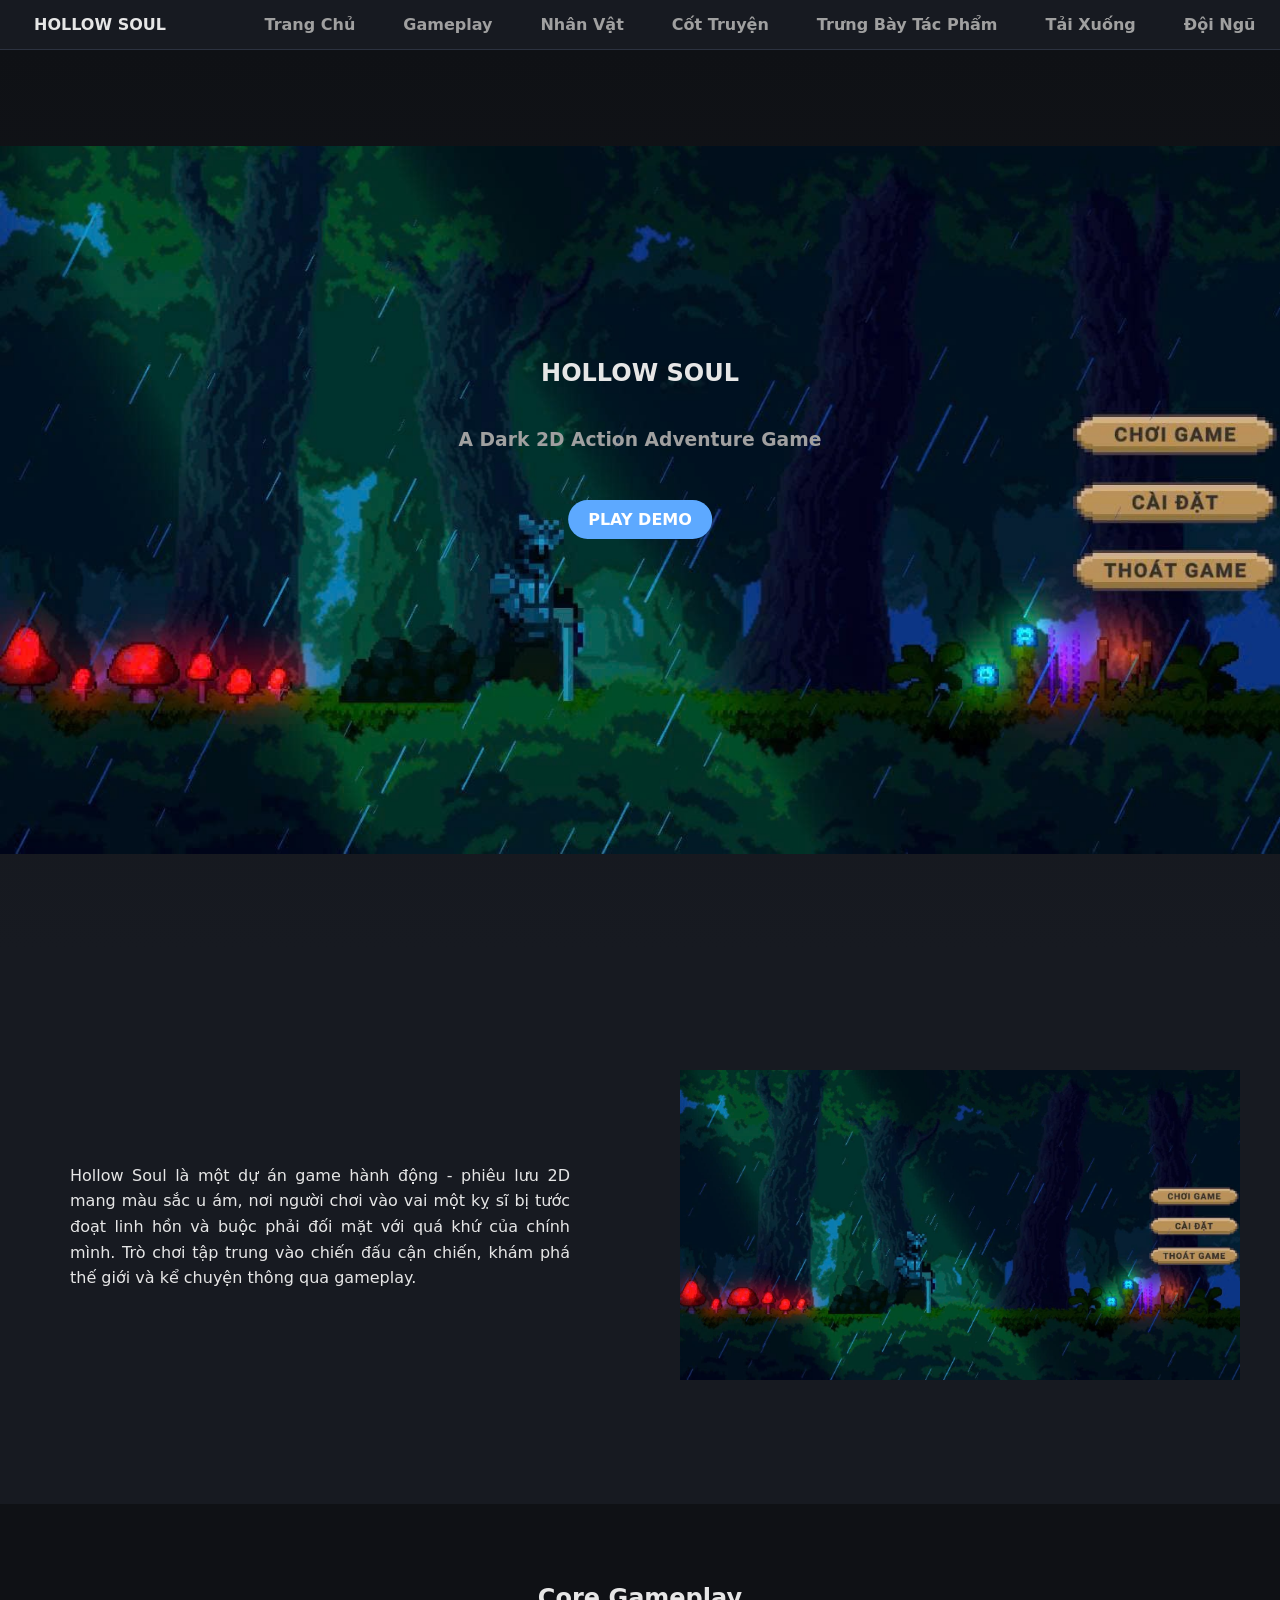
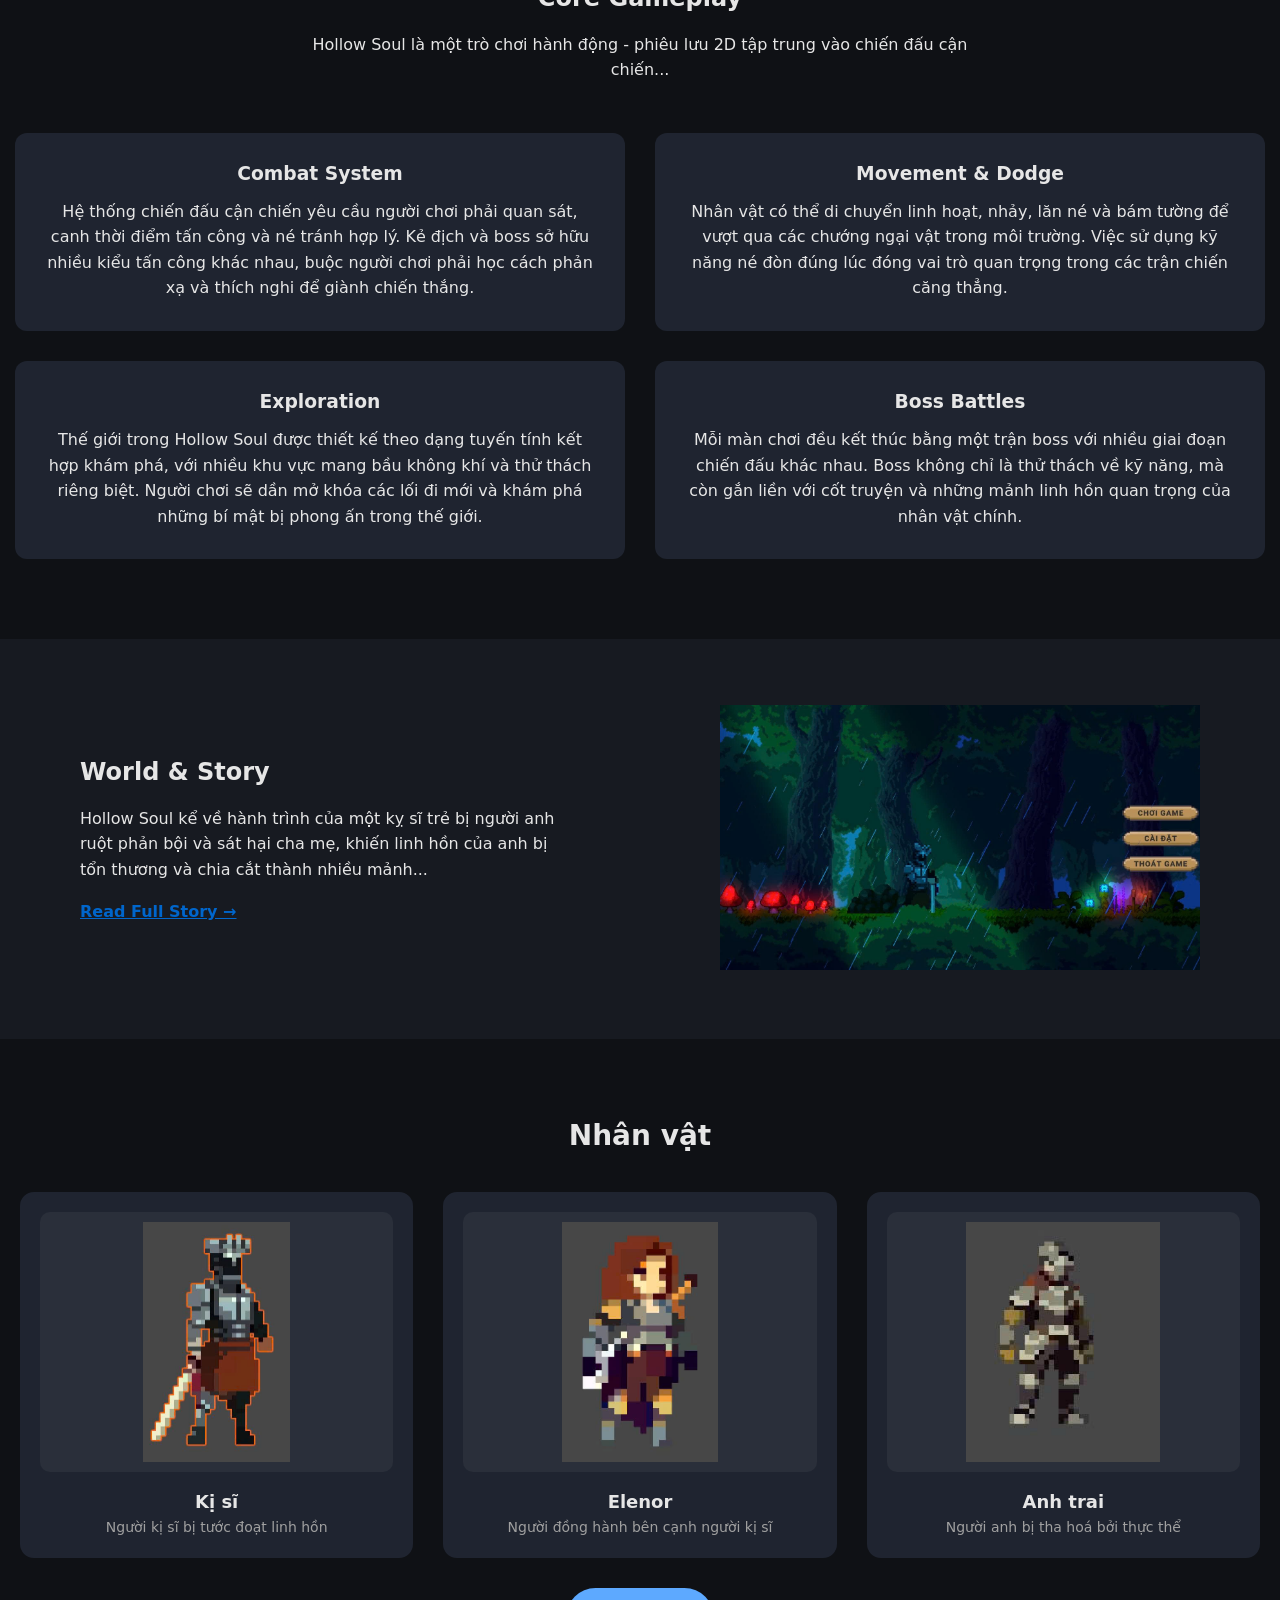
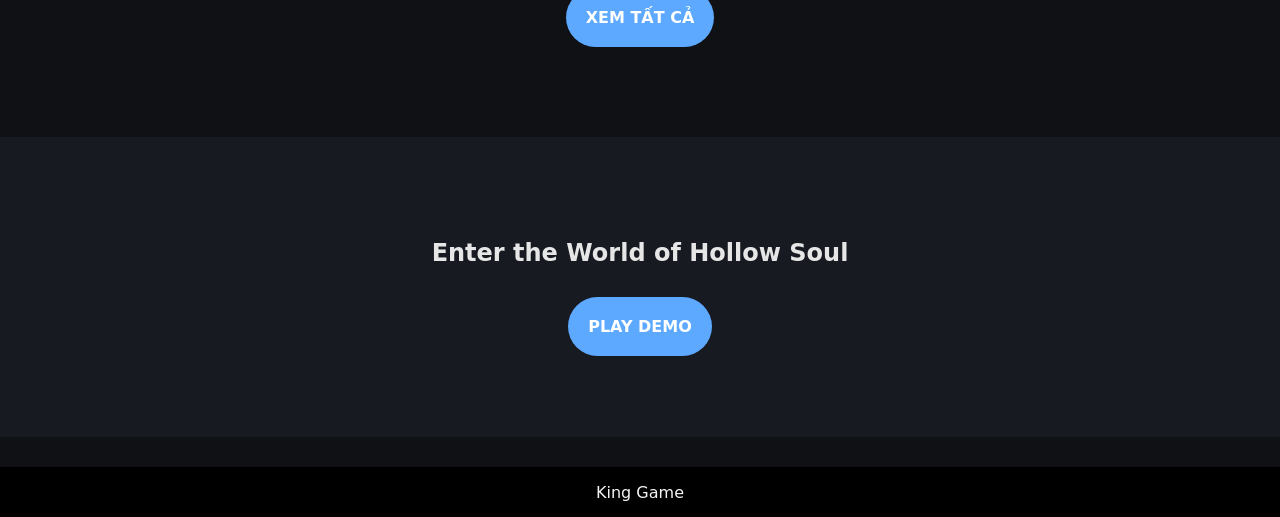
<file: index.html>
<!DOCTYPE html>
<html lang="en">

<head>
    <link rel="stylesheet" href="index.css">
    <title>Hollow Soul</title>
</head>

<body>
    <header>
        <div class="header-menu">
            <div class="header-icon">
                <div class="header-icon-box">
                    <a href="index.html">Hollow soul</a>
                </div>
            </div>
            <div class="nav-menu">
                <div class="nav-menu-box">
                    <nav class="menu">
                        <ul>
                            <li><a href="index.html">trang chủ</a></li>
                            <li><a href="gameplay.html">Gameplay</a></li>
                            <li><a href="character.html">nhân vật</a></li>
                            <li><a href="story.html">Cốt truyện</a></li>
                            <li><a href="gallery.html">trưng bày tác phẩm</a></li>
                            <li><a href="Img/fileGameHollowSoul_DemoBuild.rar">Tải xuống</a></li>
                            <li><a href="team.html">Đội ngũ</a></li>
                        </ul>
                    </nav>
                </div>
            </div>
        </div>
    </header>
    <main>
        <section class="hero-section">
            <div class="hero-section-box">
                <img src="Img/image.png" alt="">
                <h1 class="heading1">HOLLOW SOUL</h1>
                <h3 class="heading2">A Dark 2D Action Adventure Game</h3>
                <a href="Img/fileGameHollowSoul_DemoBuild.rar" class="btn">PLay Demo</a>
            </div>
        </section>
        <section class="about-project">
            <div class="text-project">
                <p>
                    Hollow Soul là một dự án game hành động - phiêu lưu 2D mang màu sắc u ám, nơi người chơi vào vai một
                    kỵ sĩ bị tước đoạt linh hồn và buộc phải đối mặt với quá khứ của chính mình.
                    Trò chơi tập trung vào chiến đấu cận chiến, khám phá thế giới và kể chuyện thông qua gameplay.
                </p>
            </div>
            <div class="art-project"><img src="Img/image.png" alt=""></div>
        </section>
        <section class="core-gameplay">
            <h2>Core Gameplay</h2>
            <p class="intro">
                Hollow Soul là một trò chơi hành động - phiêu lưu 2D tập trung vào chiến đấu cận chiến...
            </p>

            <div class="gameplay-cards">
                <div class="card">
                    <h3>Combat System</h3>
                    <p>Hệ thống chiến đấu cận chiến yêu cầu người chơi phải quan sát, canh thời điểm tấn công và né
                        tránh hợp lý.
                        Kẻ địch và boss sở hữu nhiều kiểu tấn công khác nhau, buộc người chơi phải học cách phản xạ và
                        thích nghi để giành chiến thắng.
                    </p>
                </div>
                <div class="card">
                    <h3>Movement & Dodge</h3>
                    <p>Nhân vật có thể di chuyển linh hoạt, nhảy, lăn né và bám tường để vượt qua các chướng ngại vật
                        trong môi trường.
                        Việc sử dụng kỹ năng né đòn đúng lúc đóng vai trò quan trọng trong các trận chiến căng thẳng.
                    </p>
                </div>
                <div class="card">
                    <h3>Exploration</h3>
                    <p>Thế giới trong Hollow Soul được thiết kế theo dạng tuyến tính kết hợp khám phá, với nhiều khu vực
                        mang bầu không khí và thử thách riêng biệt.
                        Người chơi sẽ dần mở khóa các lối đi mới và khám phá những bí mật bị phong ấn trong thế giới.
                    </p>
                </div>
                <div class="card">
                    <h3>Boss Battles</h3>
                    <p>Mỗi màn chơi đều kết thúc bằng một trận boss với nhiều giai đoạn chiến đấu khác nhau.
                        Boss không chỉ là thử thách về kỹ năng, mà còn gắn liền với cốt truyện và những mảnh linh hồn
                        quan trọng của nhân vật chính.
                    </p>
                </div>
            </div>
        </section>
        <section class="story-preview">
            <div class="text">
                <h2>World & Story</h2>
                <p>Hollow Soul kể về hành trình của một kỵ sĩ trẻ bị người anh ruột phản bội và sát hại cha mẹ, khiến
                    linh hồn của anh bị tổn thương và chia cắt thành nhiều mảnh...</p>
                <a href="Story.html">Read Full Story →</a>
            </div>
            <div class="image">
                <img src="Img/image.png" alt="ds">
            </div>
        </section>
        <section class="featured">
            <div class="nhan-vat">
                <h2>Nhân vật</h2>
            </div>
            <div class="featured-cards">
                <div class="card">
                    <div class="image-box">
                        <img src="Img/Kị sĩ.jpg" alt="">
                    </div>
                    <h3>Kị sĩ</h3>
                    <p>Người kị sĩ bị tước đoạt linh hồn</p>
                </div>
                <div class="card">
                    <div class="image-box">
                        <img src="Img/Elenor.jpg" alt="ds">
                    </div>
                    <h3>Elenor</h3>
                    <p>Người đồng hành bên cạnh người kị sĩ</p>
                </div>
                <div class="card">
                    <div class="image-box">
                        <img src="Img/Anh trai.jpg" alt="ds">
                    </div>
                    <h3>Anh trai</h3>
                    <p>Người anh bị tha hoá bởi thực thể</p>
                </div>
            </div>
            <a href="Character.html" class="btn">Xem tất cả</a>
        </section>
        <section class="cta">
            <div class="cta-box">
                <h2>Enter the World of Hollow Soul</h2>
                <a href="Img/fileGameHollowSoul_DemoBuild.rar" class="btn">Play Demo</a>
            </div>
        </section>
    </main>
    <footer>
        <div class="footer">
            <p>King Game</p>
        </div>
    </footer>
</body>

</html>
</file>
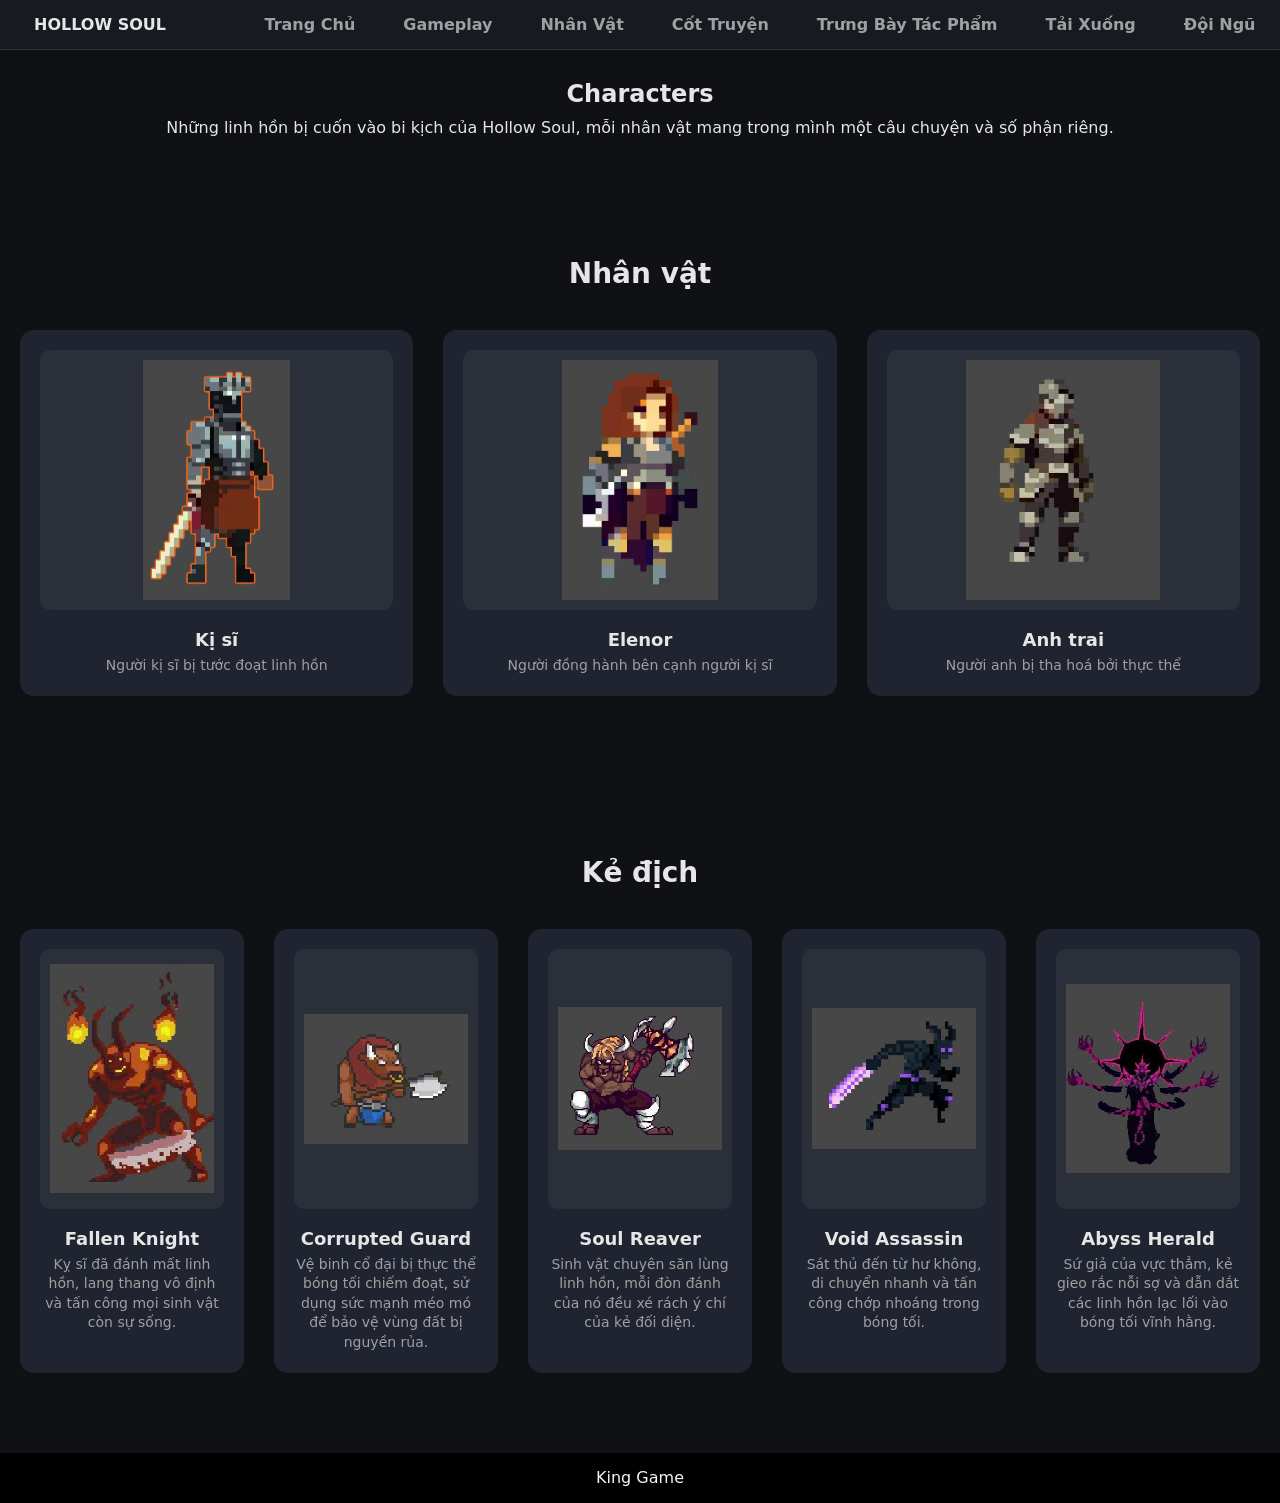
<file: character.html>
<!DOCTYPE html>
<html lang="en">

<head>
    <link rel="stylesheet" href="character.css">
    <title>Hollow Soul</title>
</head>

<body>
    <header>
        <div class="header-menu">
            <div class="header-icon">
                <div class="header-icon-box">
                    <a href="index.html">Hollow soul</a>
                </div>
            </div>
            <div class="nav-menu">
                <div class="nav-menu-box">
                    <nav class="menu">
                        <ul>
                            <li><a href="index.html">trang chủ</a></li>
                            <li><a href="gameplay.html">Gameplay</a></li>
                            <li><a href="character.html">nhân vật</a></li>
                            <li><a href="story.html">Cốt truyện</a></li>
                            <li><a href="gallery.html">trưng bày tác phẩm</a></li>
                            <li><a href="Img/fileGameHollowSoul_DemoBuild.rar">Tải xuống</a></li>
                            <li><a href="team.html">Đội ngũ</a></li>
                        </ul>
                    </nav>
                </div>
            </div>
        </div>
    </header>
    <main>
        <section class="characters-hero">
            <h1>Characters</h1>
            <p>
                Những linh hồn bị cuốn vào bi kịch của Hollow Soul,
                mỗi nhân vật mang trong mình một câu chuyện và số phận riêng.
            </p>
        </section>
        <section class="featured">
            <div class="nhan-vat">
                <h2>Nhân vật</h2>
            </div>
            <div class="featured-cards">
                <div class="card">
                    <div class="image-box">
                        <img src="Img/Kị sĩ.jpg" alt="">
                    </div>
                    <h3>Kị sĩ</h3>
                    <p>Người kị sĩ bị tước đoạt linh hồn</p>
                </div>
                <div class="card">
                    <div class="image-box">
                        <img src="Img/Elenor.jpg" alt="ds">
                    </div>
                    <h3>Elenor</h3>
                    <p>Người đồng hành bên cạnh người kị sĩ</p>
                </div>
                <div class="card">
                    <div class="image-box">
                        <img src="Img/Anh trai.jpg" alt="ds">
                    </div>
                    <h3>Anh trai</h3>
                    <p>Người anh bị tha hoá bởi thực thể</p>
                </div>
            </div>
        </section>
        <section class="featured-enemy">
            <div class="enemy">
                <h2>Kẻ địch</h2>
            </div>
            <div class="featured-cards">
                <div class="card">
                    <div class="image-box">
                        <img src="Img/boss1.jpg" alt="ds">
                    </div>
                    <h3>Fallen Knight</h3>
                    <p>Kỵ sĩ đã đánh mất linh hồn, lang thang vô định và tấn công mọi sinh vật còn sự sống.</p>
                </div>
                <div class="card">
                    <div class="image-box">
                        <img src="Img/boss2.1.jpg" alt="ds">
                    </div>
                    <h3>Corrupted Guard</h3>
                    <p>Vệ binh cổ đại bị thực thể bóng tối chiếm đoạt, sử dụng sức mạnh méo mó để bảo vệ vùng đất bị
                        nguyền rủa.</p>
                </div>
                <div class="card">
                    <div class="image-box">
                        <img src="Img/boss2.2.jpg" alt="ds">
                    </div>
                    <h3>Soul Reaver</h3>
                    <p>Sinh vật chuyên săn lùng linh hồn, mỗi đòn đánh của nó đều xé rách ý chí của kẻ đối diện.</p>
                </div>
                <div class="card">
                    <div class="image-box">
                        <img src="Img/boss3.jpg" alt="ds">
                    </div>
                    <h3>Void Assassin</h3>
                    <p>Sát thủ đến từ hư không, di chuyển nhanh và tấn công chớp nhoáng trong bóng tối.</p>
                </div>
                <div class="card">
                    <div class="image-box">
                        <img src="Img/boss4.2.jpg" alt="ds">
                    </div>
                    <h3>Abyss Herald</h3>
                    <p>Sứ giả của vực thẳm, kẻ gieo rắc nỗi sợ và dẫn dắt các linh hồn lạc lối vào bóng tối vĩnh hằng.
                    </p>
                </div>
            </div>
        </section>
    </main>
    <footer>
        <div class="footer">
            <p>King Game</p>
        </div>
    </footer>
</body>

</html>
</file>
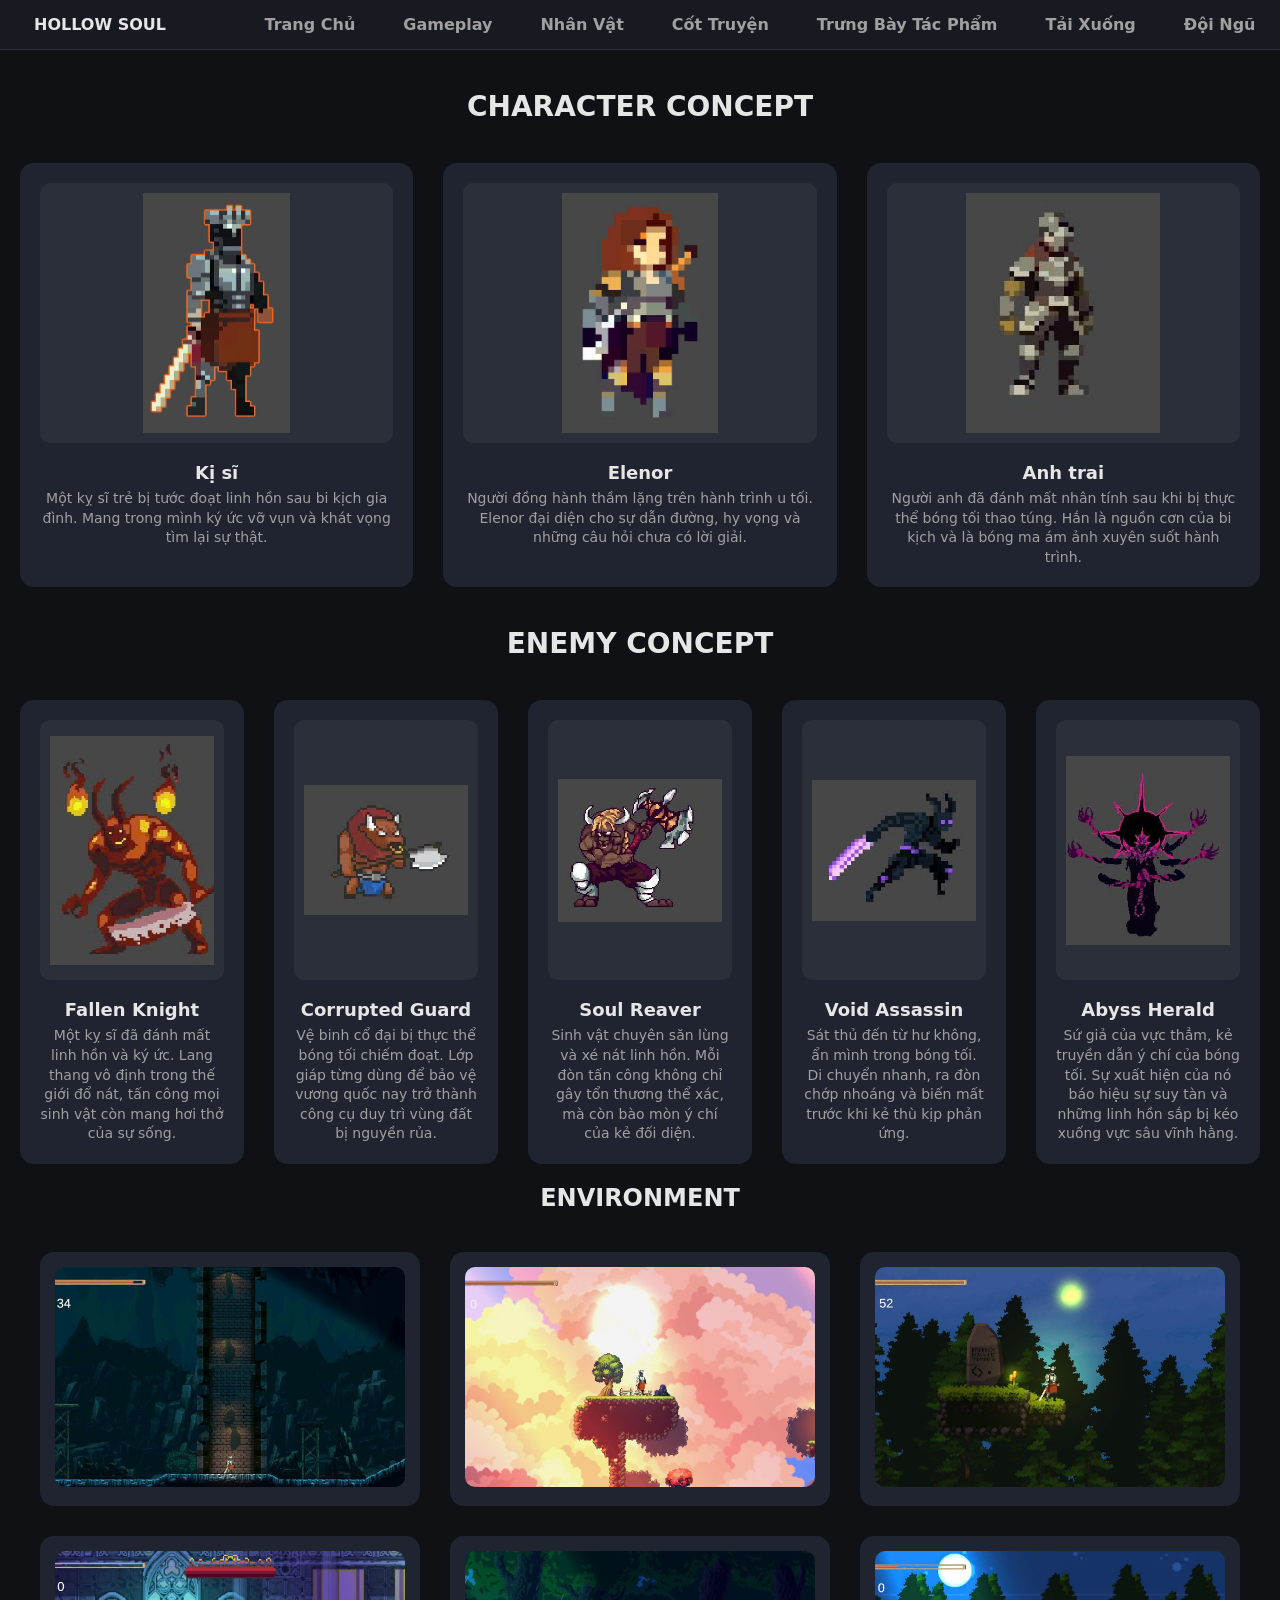
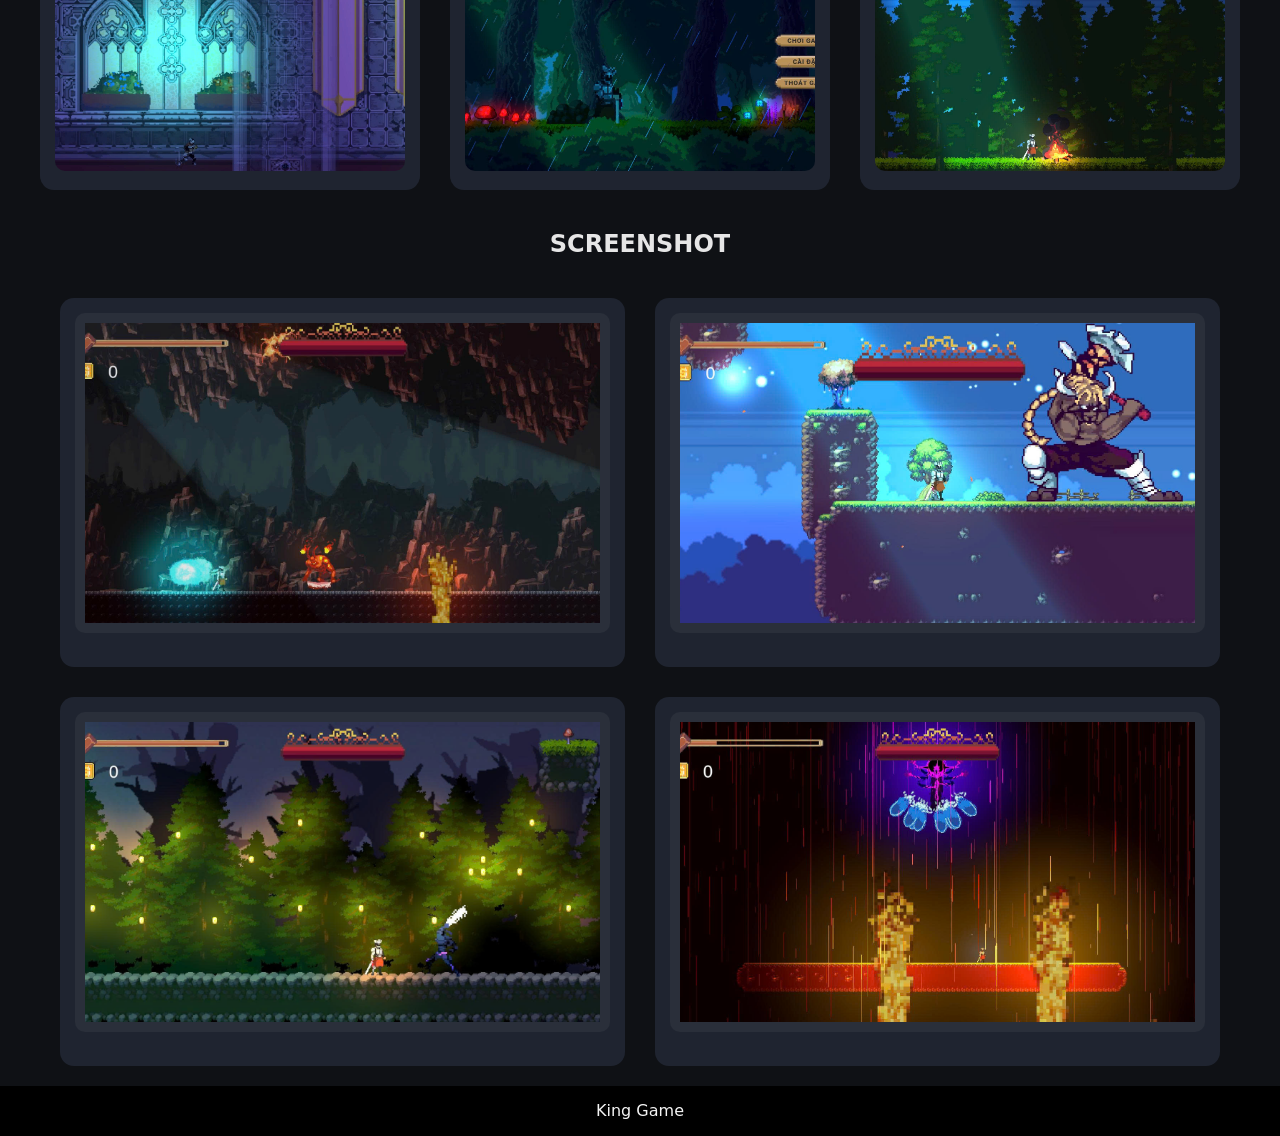
<file: gallery.html>
<!DOCTYPE html>
<html lang="en">

<head>
    <link rel="stylesheet" href="gallery.css">
    <title>Hollow Soul</title>
</head>
<style>

</style>

<body>
    <header>
        <div class="header-menu">
            <div class="header-icon">
                <div class="header-icon-box">
                    <a href="index.html">Hollow soul</a>
                </div>
            </div>
            <div class="nav-menu">
                <div class="nav-menu-box">
                    <nav class="menu">
                        <ul>
                            <li><a href="index.html">trang chủ</a></li>
                            <li><a href="gameplay.html">Gameplay</a></li>
                            <li><a href="character.html">nhân vật</a></li>
                            <li><a href="story.html">Cốt truyện</a></li>
                            <li><a href="gallery.html">trưng bày tác phẩm</a></li>
                            <li><a href="Img/fileGameHollowSoul_DemoBuild.rar">Tải xuống</a></li>
                            <li><a href="team.html">Đội ngũ</a></li>
                        </ul>
                    </nav>
                </div>
            </div>
        </div>
    </header>
    <main>
        <section class="concept-art">
            <div class="character-art">
                <h2>Character concept</h2>
                <div class="cards">
                    <div class="card">
                        <div class="image-box">
                            <img src="Img/Kị sĩ.jpg" alt="Kị sĩ">
                        </div>
                        <h3>Kị sĩ</h3>
                        <p>Một kỵ sĩ trẻ bị tước đoạt linh hồn sau bi kịch gia đình.
                            Mang trong mình ký ức vỡ vụn và khát vọng tìm lại sự thật.</p>
                    </div>
                    <div class="card">
                        <div class="image-box">
                            <img src="Img/Elenor.jpg" alt="Elenor">
                        </div>
                        <h3>Elenor</h3>
                        <p>Người đồng hành thầm lặng trên hành trình u tối.
                            Elenor đại diện cho sự dẫn đường, hy vọng và những câu hỏi chưa có lời giải.</p>
                    </div>
                    <div class="card">
                        <div class="image-box">
                            <img src="Img/Anh trai.jpg" alt="Anh trai của kị sĩ">
                        </div>
                        <h3>Anh trai</h3>
                        <p>Người anh đã đánh mất nhân tính sau khi bị thực thể bóng tối thao túng.
                            Hắn là nguồn cơn của bi kịch và là bóng ma ám ảnh xuyên suốt hành trình.</p>
                    </div>
                </div>
            </div>
            <div class="enemy-art">
                <h2>Enemy concept</h2>
                <div class="cards">
                    <div class="card">
                        <div class="image-box">
                            <img src="Img/boss1.jpg" alt="ds">
                        </div>
                        <h3>Fallen Knight</h3>
                        <p>Một kỵ sĩ đã đánh mất linh hồn và ký ức.
                            Lang thang vô định trong thế giới đổ nát, tấn công mọi sinh vật còn mang hơi thở của sự
                            sống.</p>
                    </div>
                    <div class="card">
                        <div class="image-box">
                            <img src="Img/boss2.1.jpg" alt="ds">
                        </div>
                        <h3>Corrupted Guard</h3>
                        <p>Vệ binh cổ đại bị thực thể bóng tối chiếm đoạt.
                            Lớp giáp từng dùng để bảo vệ vương quốc nay trở thành công cụ duy trì vùng đất bị nguyền
                            rủa.</p>
                    </div>
                    <div class="card">
                        <div class="image-box">
                            <img src="Img/boss2.2.jpg" alt="ds">
                        </div>
                        <h3>Soul Reaver</h3>
                        <p>Sinh vật chuyên săn lùng và xé nát linh hồn.
                            Mỗi đòn tấn công không chỉ gây tổn thương thể xác, mà còn bào mòn ý chí của kẻ đối diện.</p>
                    </div>
                    <div class="card">
                        <div class="image-box">
                            <img src="Img/boss3.jpg" alt="ds">
                        </div>
                        <h3>Void Assassin</h3>
                        <p>Sát thủ đến từ hư không, ẩn mình trong bóng tối.
                            Di chuyển nhanh, ra đòn chớp nhoáng và biến mất trước khi kẻ thù kịp phản ứng.</p>
                    </div>
                    <div class="card">
                        <div class="image-box">
                            <img src="Img/boss4.2.jpg" alt="ds">
                        </div>
                        <h3>Abyss Herald</h3>
                        <p>Sứ giả của vực thẳm, kẻ truyền dẫn ý chí của bóng tối.
                            Sự xuất hiện của nó báo hiệu sự suy tàn và những linh hồn sắp bị kéo xuống vực sâu vĩnh
                            hằng.
                        </p>
                    </div>
                </div>
            </div>
        </section>
        <section class="world-design">
            <h2>Environment</h2>
            <div class="environment">
                <div class="card">
                    <img src="Img/Environment/Ảnh1.jpg" alt="">
                </div>
                <div class="card">
                    <img src="Img/Environment/Ảnh2.jpg" alt="">
                </div>
                <div class="card">
                    <img src="Img/Environment/Ảnh3.jpg" alt="">
                </div>
                <div class="card">
                    <img src="Img/Environment/Ảnh4.jpg" alt="">
                </div>
                <div class="card">
                    <img src="Img/Environment/Ảnh menu.jpg" alt="">
                </div>
                <div class="card">
                    <img src="Img/Environment/Ảnh hồi máu.jpg" alt="">
                </div>
            </div>
        </section>
        <section class="screenshot">
            <h2>screenshot</h2>
            <div class="cards">
                <div class="card">
                    <img src="Img/Environment/đánh boss1.jpg" alt="">
                </div>
                <div class="card">
                    <img src="Img/Environment/đánh boss2.jpg" alt="">
                </div>
                <div class="card">
                    <img src="Img/Environment/đánh boss3.jpg" alt="">
                </div>
                <div class="card">
                    <img src="Img/Environment/đánh boss4.jpg" alt="">
                </div>
            </div>
        </section>
    </main>
    <footer>
        <div class="footer">
            <p>King Game</p>
        </div>
    </footer>
</body>

</html>
</file>
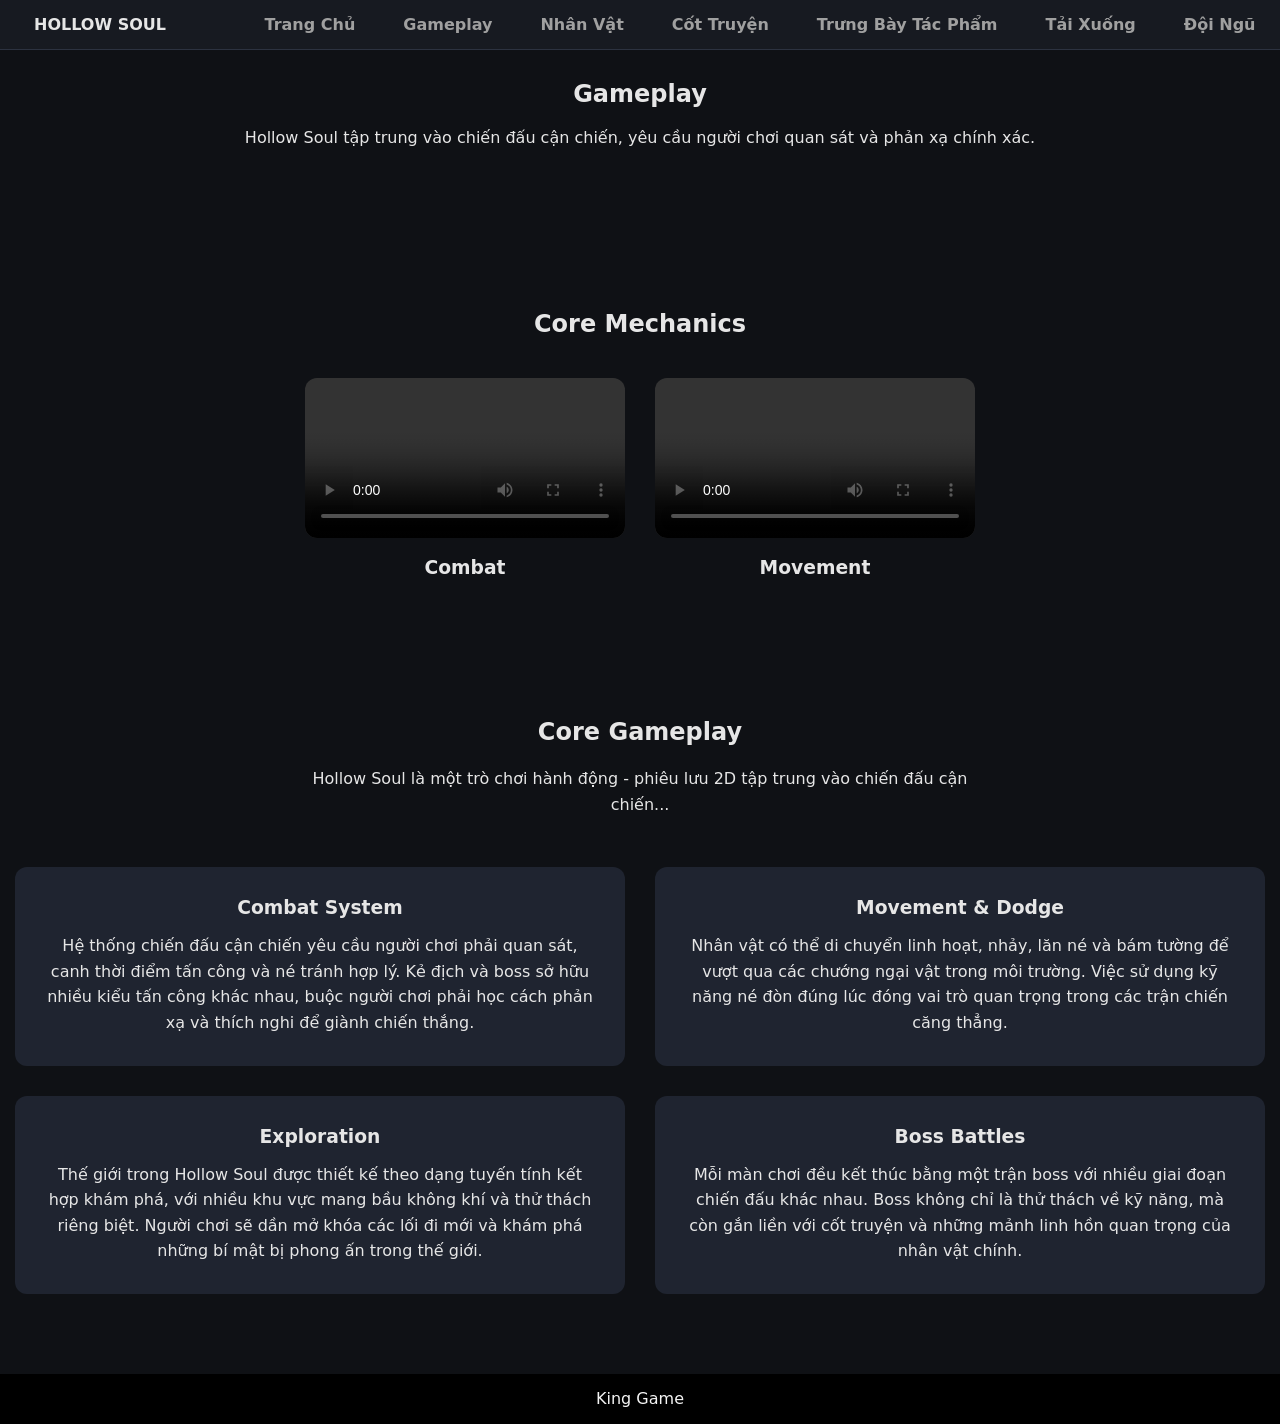
<file: gameplay.html>
<!DOCTYPE html>
<html lang="en">

<head>
    <link rel="stylesheet" href="gameplay.css">
    <title>Hollow Soul</title>
</head>

<body>
    <header>
        <div class="header-menu">
            <div class="header-icon">
                <div class="header-icon-box">
                    <a href="index.html">Hollow soul</a>
                </div>
            </div>
            <div class="nav-menu">
                <div class="nav-menu-box">
                    <nav class="menu">
                        <ul>
                            <li><a href="index.html">trang chủ</a></li>
                            <li><a href="gameplay.html">Gameplay</a></li>
                            <li><a href="character.html">nhân vật</a></li>
                            <li><a href="story.html">Cốt truyện</a></li>
                            <li><a href="gallery.html">trưng bày tác phẩm</a></li>
                            <li><a href="Img/fileGameHollowSoul_DemoBuild.rar">Tải xuống</a></li>
                            <li><a href="team.html">Đội ngũ</a></li>
                        </ul>
                    </nav>
                </div>
            </div>
        </div>
    </header>
    <main>
        <section class="gameplay-hero">
            <h1>Gameplay</h1>
            <p>
                Hollow Soul tập trung vào chiến đấu cận chiến,
                yêu cầu người chơi quan sát và phản xạ chính xác.
            </p>
        </section>

        <section class="mechanics">
            <h2>Core Mechanics</h2>
            <div class="cards">
                <div class="card">
                    <video controls autoplay loop>
                        <source src="Img/video combat.mp4" type="video/mp4">
                    </video>
                    <h3>Combat</h3>
                </div>
                <div class="card">
                    <video controls autoplay loop>
                        <source src="Img/movement.mp4" type="video/mp4">
                    </video>
                    <h3>Movement</h3>
                </div>
            </div>
        </section>

        <section class="core-gameplay">
            <h2>Core Gameplay</h2>
            <p class="intro">
                Hollow Soul là một trò chơi hành động - phiêu lưu 2D tập trung vào chiến đấu cận chiến...
            </p>

            <div class="gameplay-cards">
                <div class="card">
                    <h3>Combat System</h3>
                    <p>Hệ thống chiến đấu cận chiến yêu cầu người chơi phải quan sát, canh thời điểm tấn công và né
                        tránh hợp lý.
                        Kẻ địch và boss sở hữu nhiều kiểu tấn công khác nhau, buộc người chơi phải học cách phản xạ và
                        thích nghi để giành chiến thắng.
                    </p>
                </div>
                <div class="card">
                    <h3>Movement & Dodge</h3>
                    <p>Nhân vật có thể di chuyển linh hoạt, nhảy, lăn né và bám tường để vượt qua các chướng ngại vật
                        trong môi trường.
                        Việc sử dụng kỹ năng né đòn đúng lúc đóng vai trò quan trọng trong các trận chiến căng thẳng.
                    </p>
                </div>
                <div class="card">
                    <h3>Exploration</h3>
                    <p>Thế giới trong Hollow Soul được thiết kế theo dạng tuyến tính kết hợp khám phá, với nhiều khu vực
                        mang bầu không khí và thử thách riêng biệt.
                        Người chơi sẽ dần mở khóa các lối đi mới và khám phá những bí mật bị phong ấn trong thế giới.
                    </p>
                </div>
                <div class="card">
                    <h3>Boss Battles</h3>
                    <p>Mỗi màn chơi đều kết thúc bằng một trận boss với nhiều giai đoạn chiến đấu khác nhau.
                        Boss không chỉ là thử thách về kỹ năng, mà còn gắn liền với cốt truyện và những mảnh linh hồn
                        quan trọng của nhân vật chính.
                    </p>
                </div>
            </div>
        </section>
    </main>
    <footer>
        <div class="footer">
            <p>King Game</p>
        </div>
    </footer>
</body>

</html>
</file>
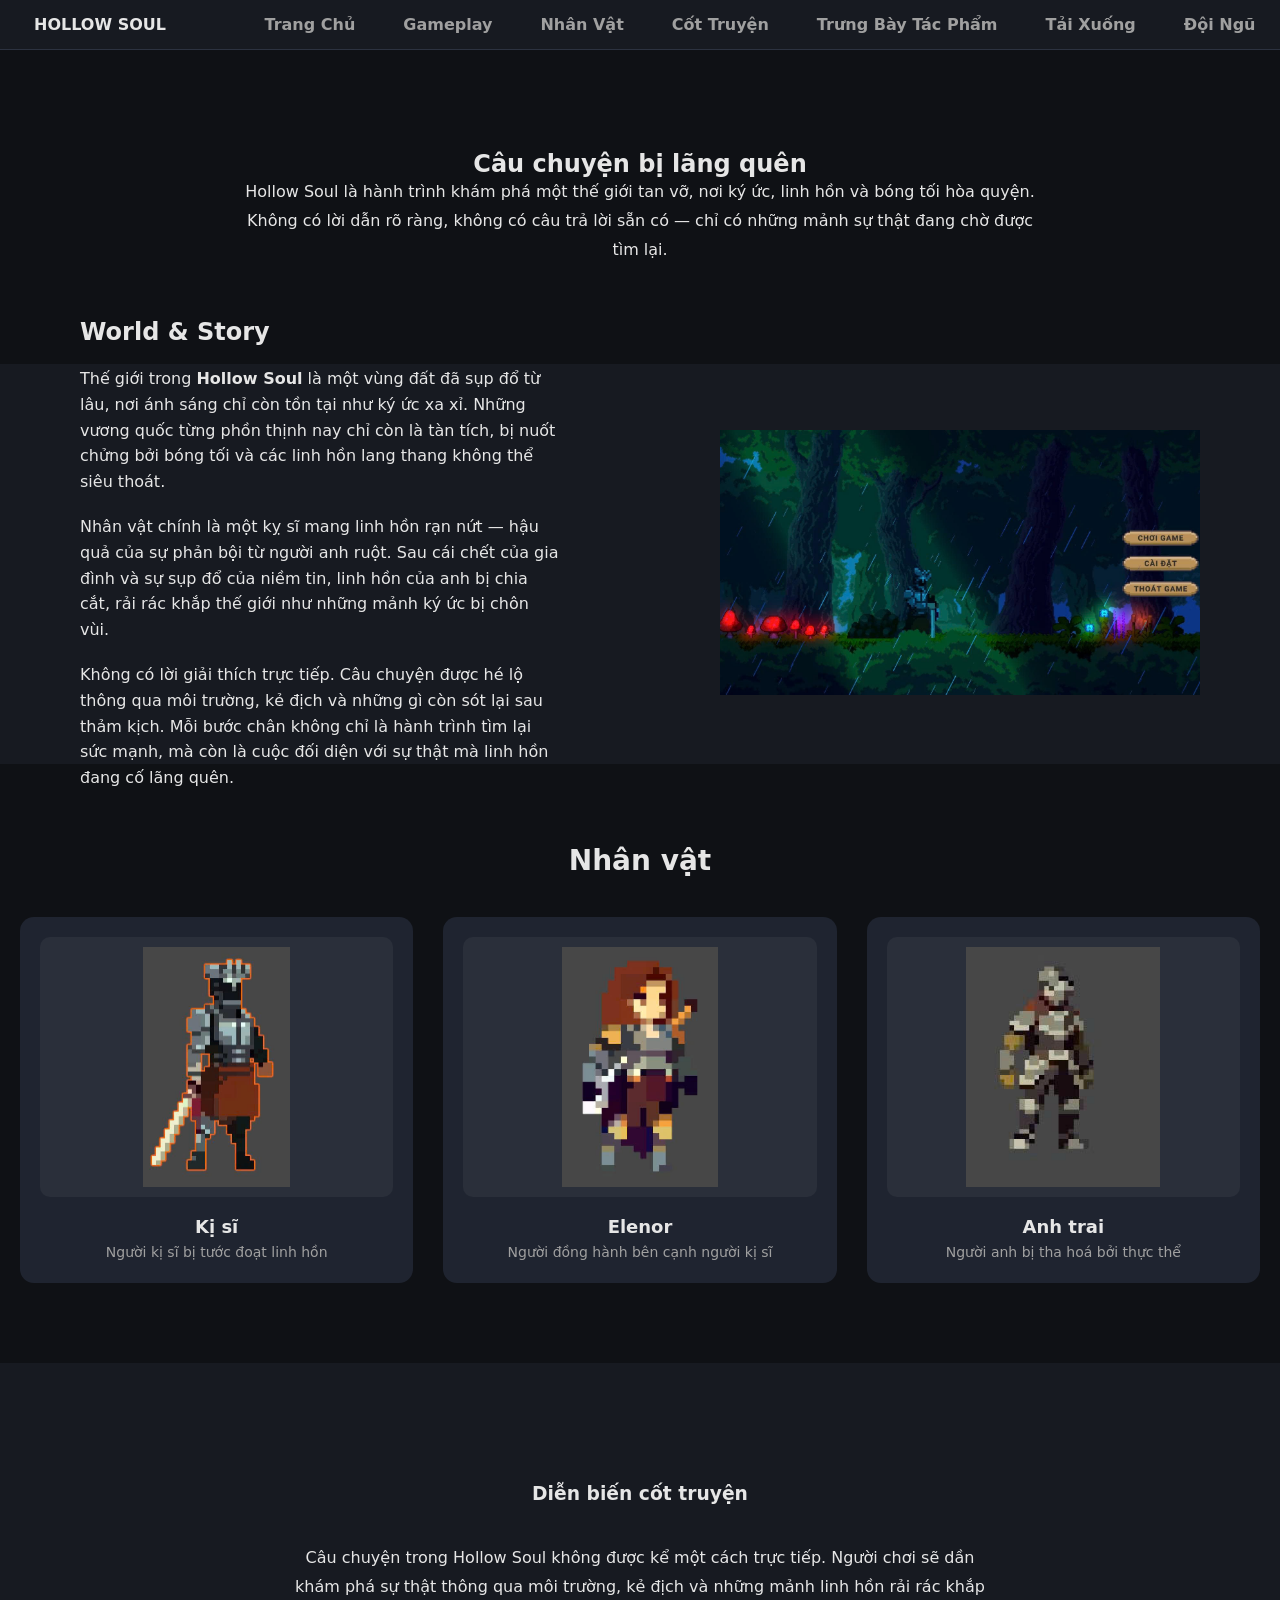
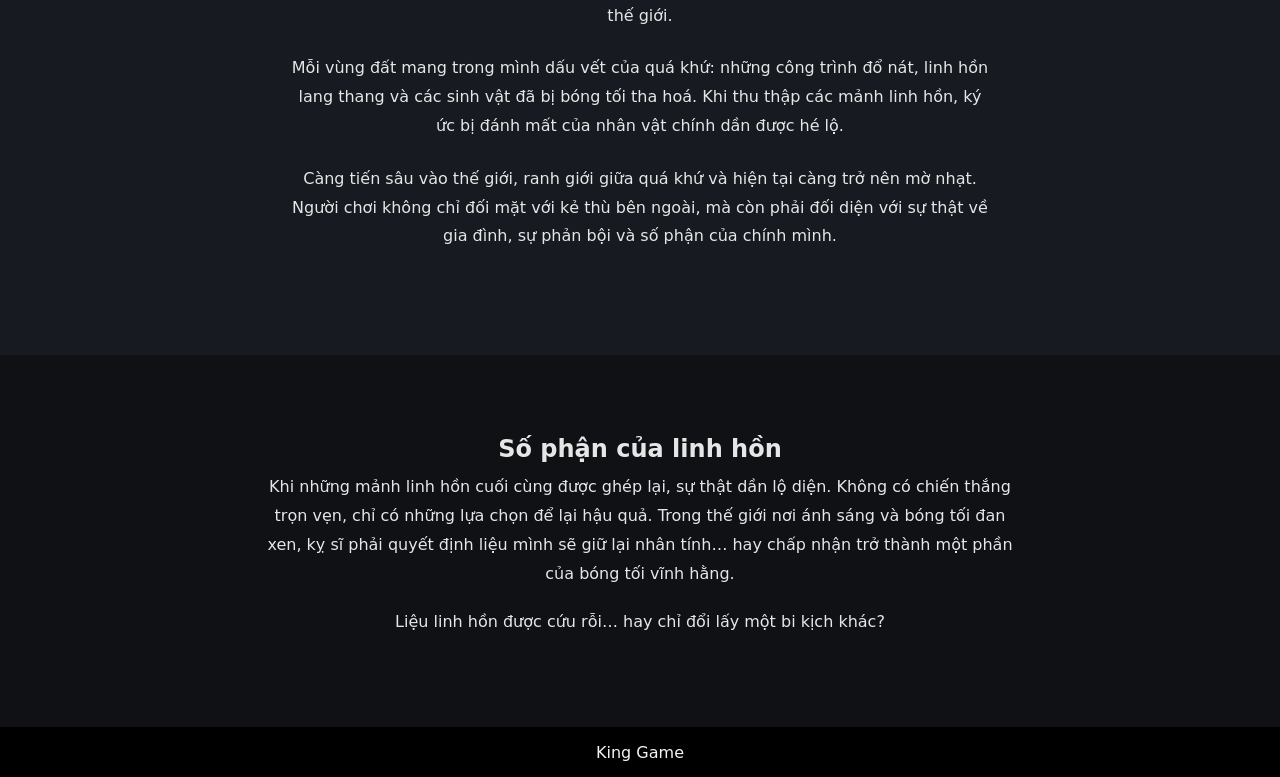
<file: story.html>
<!DOCTYPE html>
<html lang="en">

<head>
    <link rel="stylesheet" href="story.css">
    <title>Hollow Soul</title>
</head>

<body>
    <header>
        <div class="header-menu">
            <div class="header-icon">
                <div class="header-icon-box">
                    <a href="index.html">Hollow soul</a>
                </div>
            </div>
            <div class="nav-menu">
                <div class="nav-menu-box">
                    <nav class="menu">
                        <ul>
                            <li><a href="index.html">trang chủ</a></li>
                            <li><a href="gameplay.html">Gameplay</a></li>
                            <li><a href="character.html">nhân vật</a></li>
                            <li><a href="story.html">Cốt truyện</a></li>
                            <li><a href="gallery.html">trưng bày tác phẩm</a></li>
                            <li><a href="Img/fileGameHollowSoul_DemoBuild.rar">Tải xuống</a></li>
                            <li><a href="team.html">Đội ngũ</a></li>
                        </ul>
                    </nav>
                </div>
            </div>
        </div>
    </header>
    <main>
        <section class="intro">
            <h2>Câu chuyện bị lãng quên</h2>
            <p>
                Hollow Soul là hành trình khám phá một thế giới tan vỡ, nơi ký ức,
                linh hồn và bóng tối hòa quyện. Không có lời dẫn rõ ràng, không có
                câu trả lời sẵn có — chỉ có những mảnh sự thật đang chờ được tìm lại.
            </p>
        </section>
        <section class="story-preview">
            <div class="text">
                <h2>World & Story</h2>
                <p>
                    Thế giới trong <strong>Hollow Soul</strong> là một vùng đất đã sụp đổ từ lâu,
                    nơi ánh sáng chỉ còn tồn tại như ký ức xa xỉ. Những vương quốc từng phồn thịnh
                    nay chỉ còn là tàn tích, bị nuốt chửng bởi bóng tối và các linh hồn lang thang
                    không thể siêu thoát.
                </p>

                <p>
                    Nhân vật chính là một kỵ sĩ mang linh hồn rạn nứt — hậu quả của sự phản bội từ
                    người anh ruột. Sau cái chết của gia đình và sự sụp đổ của niềm tin, linh hồn
                    của anh bị chia cắt, rải rác khắp thế giới như những mảnh ký ức bị chôn vùi.
                </p>

                <p>
                    Không có lời giải thích trực tiếp. Câu chuyện được hé lộ thông qua môi trường,
                    kẻ địch và những gì còn sót lại sau thảm kịch. Mỗi bước chân không chỉ là hành
                    trình tìm lại sức mạnh, mà còn là cuộc đối diện với sự thật mà linh hồn đang
                    cố lãng quên.
                </p>
            </div>
            <div class="image">
                <img src="Img/image.png" alt="ds">
            </div>
        </section>
        <section class="featured">
            <div class="nhan-vat">
                <h2>Nhân vật</h2>
            </div>
            <div class="featured-cards">
                <div class="card">
                    <div class="image-box">
                        <img src="Img/Kị sĩ.jpg" alt="">
                    </div>
                    <h3>Kị sĩ</h3>
                    <p>Người kị sĩ bị tước đoạt linh hồn</p>
                </div>
                <div class="card">
                    <div class="image-box">
                        <img src="Img/Elenor.jpg" alt="ds">
                    </div>
                    <h3>Elenor</h3>
                    <p>Người đồng hành bên cạnh người kị sĩ</p>
                </div>
                <div class="card">
                    <div class="image-box">
                        <img src="Img/Anh trai.jpg" alt="ds">
                    </div>
                    <h3>Anh trai</h3>
                    <p>Người anh bị tha hoá bởi thực thể</p>
                </div>
            </div>
        </section>
        <section class="story-progression">
            <h3>Diễn biến cốt truyện</h3>
            <div class="content">
                <p>
                    Câu chuyện trong Hollow Soul không được kể một cách trực tiếp. Người chơi sẽ dần khám phá sự thật
                    thông qua
                    môi trường, kẻ địch và những mảnh linh hồn rải rác khắp thế giới.
                </p>

                <p>
                    Mỗi vùng đất mang trong mình dấu vết của quá khứ: những công trình đổ nát, linh hồn lang thang và
                    các sinh
                    vật đã bị bóng tối tha hoá. Khi thu thập các mảnh linh hồn, ký ức bị đánh mất của nhân vật chính dần
                    được
                    hé lộ.
                </p>

                <p>
                    Càng tiến sâu vào thế giới, ranh giới giữa quá khứ và hiện tại càng trở nên mờ nhạt. Người chơi
                    không chỉ
                    đối mặt với kẻ thù bên ngoài, mà còn phải đối diện với sự thật về gia đình, sự phản bội và số phận
                    của chính
                    mình.
                </p>
            </div>
        </section>
        <section class="ending">
            <h2>Số phận của linh hồn</h2>
            <p>Khi những mảnh linh hồn cuối cùng được ghép lại, sự thật dần lộ diện.
                Không có chiến thắng trọn vẹn, chỉ có những lựa chọn để lại hậu quả.
                Trong thế giới nơi ánh sáng và bóng tối đan xen, kỵ sĩ phải quyết định liệu mình sẽ giữ lại nhân tính…
                hay chấp nhận trở thành một phần của bóng tối vĩnh hằng.</p>
            <p>Liệu linh hồn được cứu rỗi… hay chỉ đổi lấy một bi kịch khác?</p>
        </section>
    </main>
    <footer>
        <div class="footer">
            <p>King Game</p>
        </div>
    </footer>
</body>

</html>
</file>
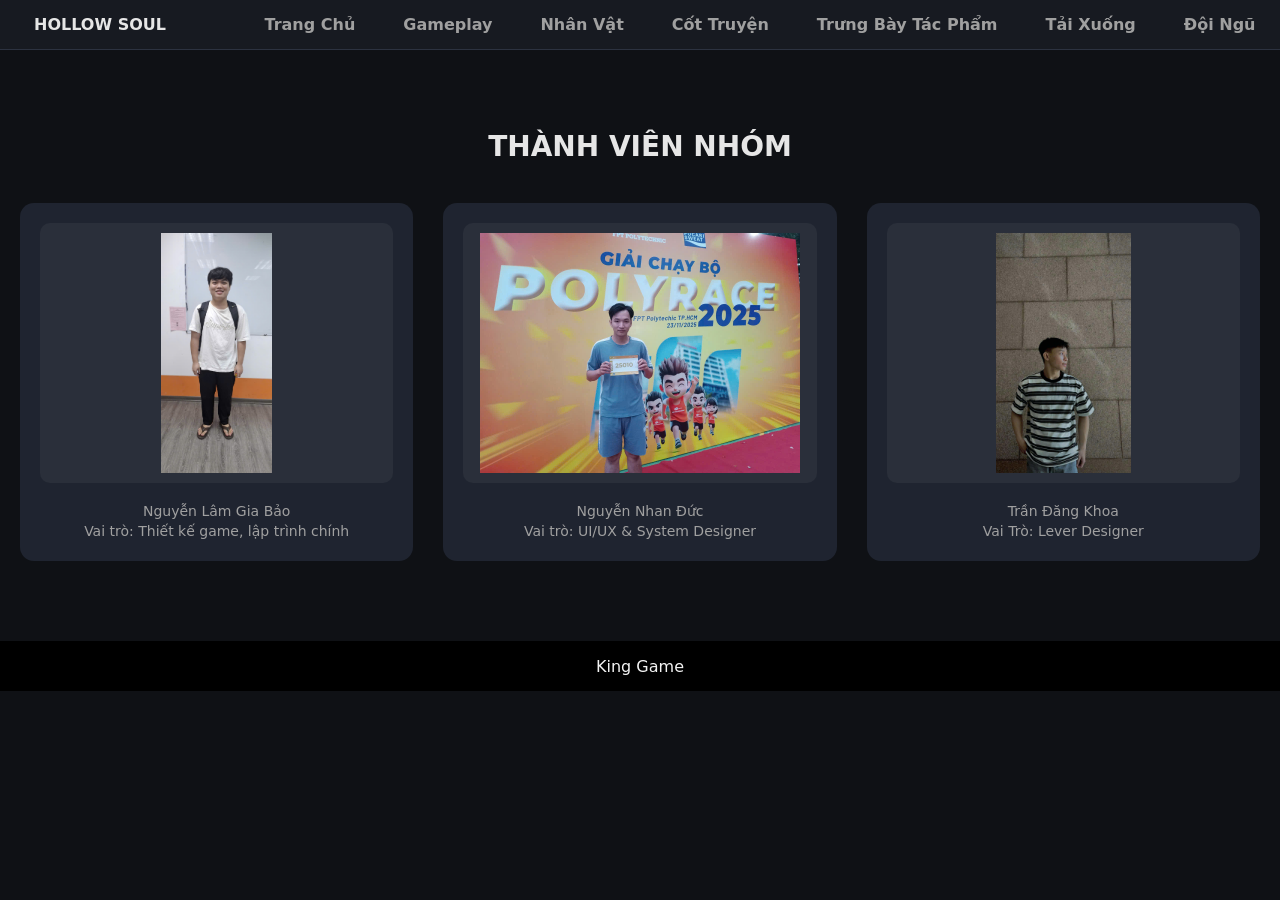
<file: team.html>
<!DOCTYPE html>
<html lang="en">

<head>
    <link rel="stylesheet" href="team.css">
    <title>Hollow Soul</title>
</head>

<header>
    <div class="header-menu">
        <div class="header-icon">
            <div class="header-icon-box">
                <a href="index.html">Hollow soul</a>
            </div>
        </div>
        <div class="nav-menu">
            <div class="nav-menu-box">
                <nav class="menu">
                    <ul>
                        <li><a href="index.html">trang chủ</a></li>
                        <li><a href="gameplay.html">Gameplay</a></li>
                        <li><a href="character.html">nhân vật</a></li>
                        <li><a href="story.html">Cốt truyện</a></li>
                        <li><a href="gallery.html">trưng bày tác phẩm</a></li>
                        <li><a href="Img/fileGameHollowSoul_DemoBuild.rar">Tải xuống</a></li>
                        <li><a href="team.html">Đội ngũ</a></li>
                    </ul>
                </nav>
            </div>
        </div>
    </div>
</header>
<main>
    <section class="team">
        <h2>Thành viên nhóm</h2>
        <div class="cards">
            <div class="card">
                <img src="Img/Team/Thành viên bảo.jpg" alt="">
                <p>Nguyễn Lâm Gia Bảo</p>
                <p>Vai trò: Thiết kế game, lập trình chính</p>
            </div>
            <div class="card">
                <img src="Img/Team/Thành viên đức.jpg" alt="">
                <p>Nguyễn Nhan Đức</p>
                <p>Vai trò: UI/UX & System Designer</p>
            </div>
            <div class="card">
                <img src="Img/Team/Thành viên khoa.jpg" alt="">
                <p>Trần Đăng Khoa</p>
                <p>Vai Trò: Lever Designer</p>
            </div>
        </div>
    </section>
</main>
<footer>
    <div class="footer">
        <p>King Game</p>
    </div>
</footer>
</body>

</html>
</file>
<file: index.css>
/* ===== COLER - * - BODY - HEADER - FOOTER ===== */

:root {
    /* nền chính */
    --bg-main: #0f1115;
    /* nền section */
    --bg-section: #171a21;
    /* card */
    --bg-card: #1f2430;
    /* chữ chính */
    --text-main: #e6e6e6;
    /* chữ phụ */
    --text-muted: #a0a0a0;
    /* màu nhấn (link, nút) */
    --accent: #5da9ff;
    --accent-hover: #8fc1ff;
    --border-soft: #2c3240;
}

/* Áp dụng box-sizing chuẩn và reset margin mặc định */
* {
    box-sizing: border-box;
    margin: 0;
    font-family: system-ui, -apple-system, BlinkMacSystemFont, 'Segoe UI', Roboto,
        Oxygen, Ubuntu, Cantarell, 'Open Sans', 'Helvetica Neue', sans-serif;
}

/* Đẩy nội dung xuống để không bị header fixed che */
body {
    padding-top: 50px;
    background-color: var(--bg-main);
    color: var(--text-main);
}

/* ===== HEADER CHÍNH ===== */
.header-menu {
    width: 100%;
    /* Header chiếm toàn bộ chiều ngang */
    height: 50px;
    /* Chiều cao cố định */
    position: fixed;
    /* Header luôn bám trên cùng khi cuộn */
    top: 0;
    left: 0;
    z-index: 1000;
    /* Luôn nằm trên các phần tử khác */

    display: flex;
    /* Dùng flex để chia logo + menu */
    justify-content: space-between;
    /* Đẩy logo trái – menu phải */
    align-items: center;
    /* Căn giữa theo chiều dọc */

    background-color: var(--bg-section);
    /* Màu nền giống wiki */
    border-bottom: 1px solid var(--border-soft);
    /* Đường kẻ phân cách */
}

/* ===== LOGO / ICON ===== */
.header-icon {
    width: 200px;
    /* Độ rộng cố định cho logo */
    height: 100%;
    display: flex;
    align-items: center;
}

.header-icon-box {
    width: 100%;
    display: flex;
    justify-content: center;
    align-items: center;
    color: var(--text-main);
}

/* Link logo */
.header-icon-box a {
    text-decoration: none;
    /* Bỏ gạch chân */
    text-transform: uppercase;
    /* Viết hoa */
    font-weight: bold;
    color: #e6e6e6;
}

.header-icon-box a:hover {
    color: var(--accent-hover);
}

/* ===== NAV MENU ===== */
.nav-menu {
    flex: 1;
    /* Chiếm phần còn lại của header */
    height: 100%;
    display: flex;
    align-items: center;
}

/* Khung bọc menu để căn giữa */
.nav-menu-box {
    width: 100%;
}

/* Thanh menu */
.menu {
    height: 50px;
    background-color: transparent;
    /* Không cần màu riêng */
}

/* Danh sách menu */
.menu ul {
    height: 100%;
    display: flex;
    /* Menu nằm ngang */
    justify-content: center;
    /* Căn giữa */
    align-items: center;
    /* Căn giữa dọc */
    gap: 40px;
    /* Khoảng cách giữa các mục */
}

/* Bỏ dấu chấm list */
.menu li {
    list-style: none;
}

/* Link menu */
.menu li a {
    text-decoration: none;
    color: var(--text-muted);
    font-weight: 600;
    text-transform: capitalize;
    /* Tăng vùng click */
    padding: 8px 4px;
}


.menu li a:hover {
    color: var(--accent);
}

/* ===== FOOTER ===== */
.footer {
    display: flex;
    justify-content: center;
    text-align: center;
    align-items: center;
    width: 100%;
    height: 50px;
    background-color: #000;
}

.footer p {
    color: #f4f4f4;
}

/* ===== HERO SECTION ===== */
.hero-section {
    width: 100%;
    height: 100vh;
    display: flex;
    /* căn ngang */
    justify-content: center;
    /* căn dọc */
    align-items: center;
    background: linear-gradient(180deg,
            #0f1115 0%,
            #171a21 100%);
}

.hero-section-box {
    position: relative;
    text-align: center;
}

.hero-section-box img {
    width: 100%;
    display: block;
}

.hero-section-box .heading1,
.hero-section-box .heading2,
.hero-section-box .btn {
    position: absolute;
    left: 50%;
    transform: translateX(-50%);
}

.hero-section-box .heading1 {
    top: 30%;
}

.hero-section-box .heading2 {
    top: 40%;
    color: var(--text-muted);
}

.hero-section-box .btn {
    top: 50%;
    background-color: var(--accent);
    padding: 10px 20px;
    border-radius: 30px;
    color: white;
    text-decoration: none;
    text-transform: uppercase;
    font-weight: bold;
}

.hero-section-box .btn:hover {
    background-color: var(--accent-hover);
}


/* ===== ABOUT + STORY ===== */
.about-project,
.story-preview {
    background-color: var(--bg-section);
}

/* ===== ABOUT PROJECT ===== */
.about-project {
    display: flex;
    justify-content: center;
    align-items: center;
    padding: 80px 0;
}

.text-project,
.art-project {
    width: 50%;
    padding: 40px;
}

.text-project p {
    /* quan trọng */
    max-width: 500px;
    margin: auto;
    line-height: 1.6;

    text-align: justify;
}

.art-project img {
    width: 100%;
    height: auto;
    object-fit: cover;
    object-position: center;
}

/* ===== CORE GAMEPLAY ===== */
.core-gameplay {
    width: 100%;
    padding: 80px 0;
    text-align: center;
}

.core-gameplay h2 {
    margin-bottom: 20px;
}

.core-gameplay .intro {
    max-width: 700px;
    margin: 0 auto 50px;
    line-height: 1.6;
}

.gameplay-cards {
    display: flex;
    flex-wrap: wrap;
    justify-content: center;
    gap: 30px;
}

.gameplay-cards .card {
    /* 2 card / hàng */
    width: calc(50% - 30px);
    padding: 30px;
    /* demo */
    background-color: var(--bg-card);
    border-radius: 12px;

    box-sizing: border-box;
}

.gameplay-cards .card h3 {
    margin-bottom: 15px;
}

.gameplay-cards .card p {
    line-height: 1.6;

}

@media (max-width: 768px) {
    .gameplay-cards .card {
        width: 100%;
    }
}

/* ===== WORLD & STORY ===== */

.story-preview {
    width: 100%;
    height: 400px;
    display: flex;
    justify-content: center;
    text-align: center;
    align-items: center;
    padding: 60px 0;
}

.story-preview .text,
.story-preview .image {
    width: 50%;
    padding: 0 80px;
}

.story-preview .text {
    text-align: left;
}

.story-preview .text h2 {
    margin-bottom: 20px;
}

.story-preview .text p {
    line-height: 1.6;
    margin-bottom: 20px;
}

.story-preview .text a {
    color: #0066cc;
    font-weight: bold;
}

/* Image */
.story-preview .image img {
    width: 100%;
    max-height: 300px;
    object-fit: contain;
}


/* ===== FEATURED COMMON ===== */
.featured {
    width: 100%;
    padding: 80px 0;
    text-align: center;
}

.featured h2 {
    margin-bottom: 40px;
    font-size: 28px;
}

.featured-cards {
    display: grid;
    grid-template-columns: repeat(auto-fit, minmax(220px, 1fr));
    gap: 30px;

    max-width: 2000px;
    margin: 0 auto;
    padding: 0 20px;
    margin-bottom: 50px;
}

.featured-cards .card {
    background-color: var(--bg-card);
    padding: 20px;
    border-radius: 14px;

    transition: transform 0.3s ease, box-shadow 0.3s ease;
}

.featured-cards .card:hover {
    transform: translateY(-8px);
    box-shadow: 0 12px 30px rgba(0, 0, 0, 0.4);
}

.featured-cards .card img {
    width: 100%;
    height: 260px;

    /* ⭐ KHÔNG MÉO ẢNH */
    object-fit: contain;
    object-position: center;

    background-color: #2a2f3a;
    border-radius: 10px;
    padding: 10px;

    margin-bottom: 15px;
}

.featured-cards .card h3 {
    margin-bottom: 6px;
    font-size: 18px;
}

.featured-cards .card p {
    font-size: 14px;
    color: var(--text-muted);
    line-height: 1.4;
}

.featured .btn {
    padding: 20px;
    border-radius: 50px;
    text-decoration: none;
    color: white;
    text-transform: uppercase;
    font-weight: bold;

    background-color: var(--accent);
}

.featured .btn:hover {
    background-color: var(--accent-hover);
}

/* ===== CTA ===== */
.cta {
    width: 100%;
    height: 300px;

    display: flex;
    justify-content: center;
    align-items: center;

    margin: 30px 0;

    background-color: var(--bg-section);
}

.cta .cta-box {
    text-align: center;

}

.cta h2 {
    padding-bottom: 50px;
}


.cta .btn {
    background-color: #000;
    padding: 20px;
    border-radius: 50px;
    text-decoration: none;
    color: white;
    text-transform: uppercase;
    font-weight: bold;

    background-color: var(--accent);
}

.cta .btn:hover {
    background-color: var(--accent-hover);
}
</file>
<file: character.css>
/* ===== COLER - * - BODY - HEADER - FOOTER ===== */

:root {
    /* nền chính */
    --bg-main: #0f1115;
    /* nền section */
    --bg-section: #171a21;
    /* card */
    --bg-card: #1f2430;
    /* chữ chính */
    --text-main: #e6e6e6;
    /* chữ phụ */
    --text-muted: #a0a0a0;
    /* màu nhấn (link, nút) */
    --accent: #5da9ff;
    --accent-hover: #8fc1ff;
    --border-soft: #2c3240;
}

/* Áp dụng box-sizing chuẩn và reset margin mặc định */
* {
    box-sizing: border-box;
    margin: 0;
    font-family: system-ui, -apple-system, BlinkMacSystemFont, 'Segoe UI', Roboto,
        Oxygen, Ubuntu, Cantarell, 'Open Sans', 'Helvetica Neue', sans-serif;
}

/* Đẩy nội dung xuống để không bị header fixed che */
body {
    padding-top: 50px;
    background-color: var(--bg-main);
    color: var(--text-main);
}

/* ===== HEADER CHÍNH ===== */
.header-menu {
    width: 100%;
    /* Header chiếm toàn bộ chiều ngang */
    height: 50px;
    /* Chiều cao cố định */
    position: fixed;
    /* Header luôn bám trên cùng khi cuộn */
    top: 0;
    left: 0;
    z-index: 1000;
    /* Luôn nằm trên các phần tử khác */

    display: flex;
    /* Dùng flex để chia logo + menu */
    justify-content: space-between;
    /* Đẩy logo trái – menu phải */
    align-items: center;
    /* Căn giữa theo chiều dọc */

    background-color: var(--bg-section);
    /* Màu nền giống wiki */
    border-bottom: 1px solid var(--border-soft);
    /* Đường kẻ phân cách */
}

/* ===== LOGO / ICON ===== */
.header-icon {
    width: 200px;
    /* Độ rộng cố định cho logo */
    height: 100%;
    display: flex;
    align-items: center;
}

.header-icon-box {
    width: 100%;
    display: flex;
    justify-content: center;
    align-items: center;
    color: var(--text-main);
}

/* Link logo */
.header-icon-box a {
    text-decoration: none;
    /* Bỏ gạch chân */
    text-transform: uppercase;
    /* Viết hoa */
    font-weight: bold;
    color: #e6e6e6;
}

.header-icon-box a:hover {
    color: var(--accent-hover);
}

/* ===== NAV MENU ===== */
.nav-menu {
    flex: 1;
    /* Chiếm phần còn lại của header */
    height: 100%;
    display: flex;
    align-items: center;
}

/* Khung bọc menu để căn giữa */
.nav-menu-box {
    width: 100%;
}

/* Thanh menu */
.menu {
    height: 50px;
    background-color: transparent;
    /* Không cần màu riêng */
}

/* Danh sách menu */
.menu ul {
    height: 100%;
    display: flex;
    /* Menu nằm ngang */
    justify-content: center;
    /* Căn giữa */
    align-items: center;
    /* Căn giữa dọc */
    gap: 40px;
    /* Khoảng cách giữa các mục */
}

/* Bỏ dấu chấm list */
.menu li {
    list-style: none;
}

/* Link menu */
.menu li a {
    text-decoration: none;
    color: var(--text-muted);
    font-weight: 600;
    text-transform: capitalize;
    /* Tăng vùng click */
    padding: 8px 4px;
}


.menu li a:hover {
    color: var(--accent);
}

/* ===== FOOTER ===== */
.footer {
    display: flex;
    justify-content: center;
    text-align: center;
    align-items: center;
    width: 100%;
    height: 50px;
    background-color: #000;
}

.footer p {
    color: #f4f4f4;
}

/* ===== CHARACTER INTRO ===== */
.characters-hero {
    width: 100%;
    text-align: center;
    padding: 30px 0;
}

.characters-hero p {
    padding: 10px 0;
}

/* ===== FEATURED COMMON ===== */
.featured,
.featured-enemy {
    width: 100%;
    padding: 80px 0;
    text-align: center;
}

.featured h2,
.featured-enemy h2 {
    margin-bottom: 40px;
    font-size: 28px;
}

.featured-cards {
    display: grid;
    grid-template-columns: repeat(auto-fit, minmax(220px, 1fr));
    gap: 30px;

    max-width: 2000px;
    margin: 0 auto;
    padding: 0 20px;
}

.featured-cards .card {
    background-color: var(--bg-card);
    padding: 20px;
    border-radius: 14px;

    transition: transform 0.3s ease, box-shadow 0.3s ease;
}

.featured-cards .card:hover {
    transform: translateY(-8px);
    box-shadow: 0 12px 30px rgba(0, 0, 0, 0.4);
}

.featured-cards .card img {
    width: 100%;
    height: 260px;

    /* ⭐ KHÔNG MÉO ẢNH */
    object-fit: contain;
    object-position: center;

    background-color: #2a2f3a;
    border-radius: 10px;
    padding: 10px;

    margin-bottom: 15px;
}

.featured-cards .card h3 {
    margin-bottom: 6px;
    font-size: 18px;
}

.featured-cards .card p {
    font-size: 14px;
    color: var(--text-muted);
    line-height: 1.4;
}
</file>
<file: gallery.css>
/* ===== COLER - * - BODY - HEADER - FOOTER ===== */

:root {
    /* nền chính */
    --bg-main: #0f1115;
    /* nền section */
    --bg-section: #171a21;
    /* card */
    --bg-card: #1f2430;
    /* chữ chính */
    --text-main: #e6e6e6;
    /* chữ phụ */
    --text-muted: #a0a0a0;
    /* màu nhấn (link, nút) */
    --accent: #5da9ff;
    --accent-hover: #8fc1ff;
    --border-soft: #2c3240;
}

/* Áp dụng box-sizing chuẩn và reset margin mặc định */
* {
    box-sizing: border-box;
    margin: 0;
    font-family: system-ui, -apple-system, BlinkMacSystemFont, 'Segoe UI', Roboto,
        Oxygen, Ubuntu, Cantarell, 'Open Sans', 'Helvetica Neue', sans-serif;
}

/* Đẩy nội dung xuống để không bị header fixed che */
body {
    padding-top: 50px;
    background-color: var(--bg-main);
    color: var(--text-main);
}

/* ===== HEADER CHÍNH ===== */
.header-menu {
    width: 100%;
    /* Header chiếm toàn bộ chiều ngang */
    height: 50px;
    /* Chiều cao cố định */
    position: fixed;
    /* Header luôn bám trên cùng khi cuộn */
    top: 0;
    left: 0;
    z-index: 1000;
    /* Luôn nằm trên các phần tử khác */

    display: flex;
    /* Dùng flex để chia logo + menu */
    justify-content: space-between;
    /* Đẩy logo trái – menu phải */
    align-items: center;
    /* Căn giữa theo chiều dọc */

    background-color: var(--bg-section);
    /* Màu nền giống wiki */
    border-bottom: 1px solid var(--border-soft);
    /* Đường kẻ phân cách */
}

/* ===== LOGO / ICON ===== */
.header-icon {
    width: 200px;
    /* Độ rộng cố định cho logo */
    height: 100%;
    display: flex;
    align-items: center;
}

.header-icon-box {
    width: 100%;
    display: flex;
    justify-content: center;
    align-items: center;
    color: var(--text-main);
}

/* Link logo */
.header-icon-box a {
    text-decoration: none;
    /* Bỏ gạch chân */
    text-transform: uppercase;
    /* Viết hoa */
    font-weight: bold;
    color: #e6e6e6;
}

.header-icon-box a:hover {
    color: var(--accent-hover);
}

/* ===== NAV MENU ===== */
.nav-menu {
    flex: 1;
    /* Chiếm phần còn lại của header */
    height: 100%;
    display: flex;
    align-items: center;
}

/* Khung bọc menu để căn giữa */
.nav-menu-box {
    width: 100%;
}

/* Thanh menu */
.menu {
    height: 50px;
    background-color: transparent;
    /* Không cần màu riêng */
}

/* Danh sách menu */
.menu ul {
    height: 100%;
    display: flex;
    /* Menu nằm ngang */
    justify-content: center;
    /* Căn giữa */
    align-items: center;
    /* Căn giữa dọc */
    gap: 40px;
    /* Khoảng cách giữa các mục */
}

/* Bỏ dấu chấm list */
.menu li {
    list-style: none;
}

/* Link menu */
.menu li a {
    text-decoration: none;
    color: var(--text-muted);
    font-weight: 600;
    text-transform: capitalize;
    /* Tăng vùng click */
    padding: 8px 4px;
}


.menu li a:hover {
    color: var(--accent);
}

/* ===== FOOTER ===== */
.footer {
    display: flex;
    justify-content: center;
    text-align: center;
    align-items: center;
    width: 100%;
    height: 50px;
    background-color: #000;
}

.footer p {
    color: #f4f4f4;
}

/* ===== TEXT H2 ===== */
h2 {
    text-transform: uppercase;
}

/* ===== CONCEPT ART ===== */
.concept-art {
    width: 100%;
    text-align: center;
}

.character-art h2,
.enemy-art h2 {
    margin: 40px 0;
    font-size: 28px;
}

.cards {
    display: grid;
    grid-template-columns: repeat(auto-fit, minmax(220px, 1fr));
    gap: 30px;

    max-width: 2000px;
    margin: 0 auto;
    padding: 0 20px;
}

.cards .card {
    background-color: var(--bg-card);
    padding: 20px;
    border-radius: 14px;

    transition: transform 0.3s ease, box-shadow 0.3s ease;
}

.cards .card:hover {
    transform: translateY(-8px);
    box-shadow: 0 12px 30px rgba(0, 0, 0, 0.4);
}

.cards .card img {
    width: 100%;
    height: 260px;

    /* ⭐ KHÔNG MÉO ẢNH */
    object-fit: contain;
    object-position: center;

    background-color: #2a2f3a;
    border-radius: 10px;
    padding: 10px;

    margin-bottom: 15px;
}

.cards .card h3 {
    margin-bottom: 6px;
    font-size: 18px;
}

.cards .card p {
    font-size: 14px;
    color: var(--text-muted);
    line-height: 1.4;
}

/* ===== WORLD DESIGN ===== */
.world-design {
    width: 100%;
    padding: 20px 20px;
    text-align: center;
}

.world-design h2 {
    margin-bottom: 40px;
}

/* GRID */
.environment {
    display: grid;
    grid-template-columns: repeat(auto-fit, minmax(280px, 1fr));
    gap: 30px;

    max-width: 1200px;
    margin: 0 auto;
}

/* CARD */
.environment .card {
    background-color: var(--bg-card);
    padding: 15px;
    border-radius: 14px;

    transition: transform 0.3s ease;
}

.environment .card:hover {
    transform: translateY(-6px);
}

/* IMAGE */
.environment .card img {
    width: 100%;
    height: 220px;

    object-fit: cover;
    /* ⭐ quan trọng */
    object-position: center;

    border-radius: 10px;
}

/* ==== SCREENSHOT ===== */
.screenshot {
    width: 100%;
    padding: 20px 20px;
    text-align: center;
}

.screenshot h2 {
    margin-bottom: 40px;
}

/* GRID */
.screenshot .cards {
    display: grid;
    grid-template-columns: repeat(auto-fit, minmax(380px, 1fr));
    gap: 30px;

    max-width: 1200px;
    margin: 0 auto;
}

/* CARD */
.screenshot .cards .card {
    background-color: var(--bg-card);
    padding: 15px;
    border-radius: 14px;

    transition: transform 0.3s ease;
}

.screenshot .cards .card:hover {
    transform: translateY(-6px);
}

/* IMAGE */
.screenshot .cards .card img {
    width: 100%;
    height: 320px;

    /* ⭐ quan trọng */
    object-fit: cover;
    object-position: center;

    border-radius: 10px;
}
</file>
<file: gameplay.css>
/* ===== COLER - * - BODY - HEADER - FOOTER ===== */

:root {
    /* nền chính */
    --bg-main: #0f1115;
    /* nền section */
    --bg-section: #171a21;
    /* card */
    --bg-card: #1f2430;
    /* chữ chính */
    --text-main: #e6e6e6;
    /* chữ phụ */
    --text-muted: #a0a0a0;
    /* màu nhấn (link, nút) */
    --accent: #5da9ff;
    --accent-hover: #8fc1ff;
    --border-soft: #2c3240;
}

/* Áp dụng box-sizing chuẩn và reset margin mặc định */
* {
    box-sizing: border-box;
    margin: 0;
    font-family: system-ui, -apple-system, BlinkMacSystemFont, 'Segoe UI', Roboto,
        Oxygen, Ubuntu, Cantarell, 'Open Sans', 'Helvetica Neue', sans-serif;
}

/* Đẩy nội dung xuống để không bị header fixed che */
body {
    padding-top: 50px;
    background-color: var(--bg-main);
    color: var(--text-main);
}

/* ===== HEADER CHÍNH ===== */
.header-menu {
    width: 100%;
    /* Header chiếm toàn bộ chiều ngang */
    height: 50px;
    /* Chiều cao cố định */
    position: fixed;
    /* Header luôn bám trên cùng khi cuộn */
    top: 0;
    left: 0;
    z-index: 1000;
    /* Luôn nằm trên các phần tử khác */

    display: flex;
    /* Dùng flex để chia logo + menu */
    justify-content: space-between;
    /* Đẩy logo trái – menu phải */
    align-items: center;
    /* Căn giữa theo chiều dọc */

    background-color: var(--bg-section);
    /* Màu nền giống wiki */
    border-bottom: 1px solid var(--border-soft);
    /* Đường kẻ phân cách */
}

/* ===== LOGO / ICON ===== */
.header-icon {
    width: 200px;
    /* Độ rộng cố định cho logo */
    height: 100%;
    display: flex;
    align-items: center;
}

.header-icon-box {
    width: 100%;
    display: flex;
    justify-content: center;
    align-items: center;
    color: var(--text-main);
}

/* Link logo */
.header-icon-box a {
    text-decoration: none;
    /* Bỏ gạch chân */
    text-transform: uppercase;
    /* Viết hoa */
    font-weight: bold;
    color: #e6e6e6;
}

.header-icon-box a:hover {
    color: var(--accent-hover);
}

/* ===== NAV MENU ===== */
.nav-menu {
    flex: 1;
    /* Chiếm phần còn lại của header */
    height: 100%;
    display: flex;
    align-items: center;
}

/* Khung bọc menu để căn giữa */
.nav-menu-box {
    width: 100%;
}

/* Thanh menu */
.menu {
    height: 50px;
    background-color: transparent;
    /* Không cần màu riêng */
}

/* Danh sách menu */
.menu ul {
    height: 100%;
    display: flex;
    /* Menu nằm ngang */
    justify-content: center;
    /* Căn giữa */
    align-items: center;
    /* Căn giữa dọc */
    gap: 40px;
    /* Khoảng cách giữa các mục */
}

/* Bỏ dấu chấm list */
.menu li {
    list-style: none;
}

/* Link menu */
.menu li a {
    text-decoration: none;
    color: var(--text-muted);
    font-weight: 600;
    text-transform: capitalize;
    /* Tăng vùng click */
    padding: 8px 4px;
}


.menu li a:hover {
    color: var(--accent);
}

/* ===== FOOTER ===== */
.footer {
    display: flex;
    justify-content: center;
    text-align: center;
    align-items: center;
    width: 100%;
    height: 50px;
    background-color: #000;
}

.footer p {
    color: #f4f4f4;
}

/* ===== GAMEPLAY HERO ===== */
.gameplay-hero {
    width: 100%;
    height: 200px;
    padding: 30px 0;

    text-align: center;
}

.gameplay-hero p {
    padding: 20px 0;
}

/* ===== MECHANICS ===== */
.mechanics {
    width: 100%;
    padding: 60px 0;
    text-align: center;
}

.mechanics h2 {
    margin-bottom: 40px;
}

.mechanics .cards {
    display: flex;
    justify-content: center;
    gap: 30px;
    /* ⭐ QUAN TRỌNG */
    flex-wrap: wrap;
}

.mechanics .card {
    width: 320px;
}

.mechanics .card h3 {
    margin-top: 15px;
}

/* Video */
.mechanics video {
    width: 100%;
    border-radius: 12px;
}

/* ===== CORE GAMEPLAY ===== */
.core-gameplay {
    width: 100%;
    padding: 80px 0;
    text-align: center;
}

.core-gameplay h2 {
    margin-bottom: 20px;
}

.core-gameplay .intro {
    max-width: 700px;
    margin: 0 auto 50px;
    line-height: 1.6;
}

.gameplay-cards {
    display: flex;
    flex-wrap: wrap;
    justify-content: center;
    gap: 30px;
}

.gameplay-cards .card {
    /* 2 card / hàng */
    width: calc(50% - 30px);
    padding: 30px;
    /* demo */
    background-color: var(--bg-card);
    border-radius: 12px;

    box-sizing: border-box;
}

.gameplay-cards .card h3 {
    margin-bottom: 15px;
}

.gameplay-cards .card p {
    line-height: 1.6;

}

@media (max-width: 768px) {
    .gameplay-cards .card {
        width: 100%;
    }
}
</file>
<file: story.css>
/* ===== COLER - * - BODY - HEADER - FOOTER ===== */

:root {
    /* nền chính */
    --bg-main: #0f1115;
    /* nền section */
    --bg-section: #171a21;
    /* card */
    --bg-card: #1f2430;
    /* chữ chính */
    --text-main: #e6e6e6;
    /* chữ phụ */
    --text-muted: #a0a0a0;
    /* màu nhấn (link, nút) */
    --accent: #5da9ff;
    --accent-hover: #8fc1ff;
    --border-soft: #2c3240;
}

/* Áp dụng box-sizing chuẩn và reset margin mặc định */
* {
    box-sizing: border-box;
    margin: 0;
    font-family: system-ui, -apple-system, BlinkMacSystemFont, 'Segoe UI', Roboto,
        Oxygen, Ubuntu, Cantarell, 'Open Sans', 'Helvetica Neue', sans-serif;
}

/* Đẩy nội dung xuống để không bị header fixed che */
body {
    padding-top: 50px;
    background-color: var(--bg-main);
    color: var(--text-main);
}

/* ===== HEADER CHÍNH ===== */
.header-menu {
    width: 100%;
    /* Header chiếm toàn bộ chiều ngang */
    height: 50px;
    /* Chiều cao cố định */
    position: fixed;
    /* Header luôn bám trên cùng khi cuộn */
    top: 0;
    left: 0;
    z-index: 1000;
    /* Luôn nằm trên các phần tử khác */

    display: flex;
    /* Dùng flex để chia logo + menu */
    justify-content: space-between;
    /* Đẩy logo trái – menu phải */
    align-items: center;
    /* Căn giữa theo chiều dọc */

    background-color: var(--bg-section);
    /* Màu nền giống wiki */
    border-bottom: 1px solid var(--border-soft);
    /* Đường kẻ phân cách */
}

/* ===== LOGO / ICON ===== */
.header-icon {
    width: 200px;
    /* Độ rộng cố định cho logo */
    height: 100%;
    display: flex;
    align-items: center;
}

.header-icon-box {
    width: 100%;
    display: flex;
    justify-content: center;
    align-items: center;
    color: var(--text-main);
}

/* Link logo */
.header-icon-box a {
    text-decoration: none;
    /* Bỏ gạch chân */
    text-transform: uppercase;
    /* Viết hoa */
    font-weight: bold;
    color: #e6e6e6;
}

.header-icon-box a:hover {
    color: var(--accent-hover);
}

/* ===== NAV MENU ===== */
.nav-menu {
    flex: 1;
    /* Chiếm phần còn lại của header */
    height: 100%;
    display: flex;
    align-items: center;
}

/* Khung bọc menu để căn giữa */
.nav-menu-box {
    width: 100%;
}

/* Thanh menu */
.menu {
    height: 50px;
    background-color: transparent;
    /* Không cần màu riêng */
}

/* Danh sách menu */
.menu ul {
    height: 100%;
    display: flex;
    /* Menu nằm ngang */
    justify-content: center;
    /* Căn giữa */
    align-items: center;
    /* Căn giữa dọc */
    gap: 40px;
    /* Khoảng cách giữa các mục */
}

/* Bỏ dấu chấm list */
.menu li {
    list-style: none;
}

/* Link menu */
.menu li a {
    text-decoration: none;
    color: var(--text-muted);
    font-weight: 600;
    text-transform: capitalize;
    /* Tăng vùng click */
    padding: 8px 4px;
}


.menu li a:hover {
    color: var(--accent);
}

/* ===== FOOTER ===== */
.footer {
    display: flex;
    justify-content: center;
    text-align: center;
    align-items: center;
    width: 100%;
    height: 50px;
    background-color: #000;
}

.footer p {
    color: #f4f4f4;
}

/* ===== INTRO STORY ===== */
.intro {
    text-align: center;
    padding: 100px 20px;
}

.intro p {
    max-width: 800px;
    line-height: 1.8;
    margin: 0 auto;
}

/* ===== WORLD & STORY ===== */

.story-preview {
    background-color: var(--bg-section);
    width: 100%;
    height: 400px;
    display: flex;
    justify-content: center;
    text-align: center;
    align-items: center;
    padding: 60px 0;
}

.story-preview .text,
.story-preview .image {
    width: 50%;
    padding: 0 80px;
}

.story-preview .text {
    text-align: left;
}

.story-preview .text h2 {
    margin-bottom: 20px;
}

.story-preview .text p {
    line-height: 1.6;
    margin-bottom: 20px;
}

.story-preview .text a {
    color: #0066cc;
    font-weight: bold;
}

/* Image */
.story-preview .image img {
    width: 100%;
    max-height: 300px;
    object-fit: contain;
}

@media (max-width: 768px) {
    .story-preview {
        /* text trên – ảnh dưới */
        flex-direction: column;
        /* bỏ chiều cao cố định */
        height: auto;
        padding: 40px 20px;
    }

    .story-preview .text,
    .story-preview .image {
        /* mỗi phần chiếm 100% */
        width: 100%;
        /* bỏ padding ngang lớn */
        padding: 0;
    }

    .story-preview .text {
        /* text căn giữa cho mobile */
        text-align: center;
        margin-bottom: 30px;
    }

    .story-preview .image img {
        /* ảnh gọn hơn trên mobile */
        max-height: 240px;
    }
}

/* ===== FEATURED COMMON ===== */
.featured {
    width: 100%;
    padding: 80px 0;
    text-align: center;
}

.featured h2 {
    margin-bottom: 40px;
    font-size: 28px;
}

.featured-cards {
    display: grid;
    grid-template-columns: repeat(auto-fit, minmax(220px, 1fr));
    gap: 30px;

    max-width: 2000px;
    margin: 0 auto;
    padding: 0 20px;
}

.featured-cards .card {
    background-color: var(--bg-card);
    padding: 20px;
    border-radius: 14px;

    transition: transform 0.3s ease, box-shadow 0.3s ease;
}

.featured-cards .card:hover {
    transform: translateY(-8px);
    box-shadow: 0 12px 30px rgba(0, 0, 0, 0.4);
}

.featured-cards .card img {
    width: 100%;
    height: 260px;

    /* ⭐ KHÔNG MÉO ẢNH */
    object-fit: contain;
    object-position: center;

    background-color: #2a2f3a;
    border-radius: 10px;
    padding: 10px;

    margin-bottom: 15px;
}

.featured-cards .card h3 {
    margin-bottom: 6px;
    font-size: 18px;
}

.featured-cards .card p {
    font-size: 14px;
    color: var(--text-muted);
    line-height: 1.4;
}


/* ===== STORY PROGRESSION ===== */
.story-progression {
    text-align: center;
    width: 100%;
    padding: 80px 0;

    background-color: var(--bg-section);
}

.story-progression h3 {
    padding: 40px;
}

.story-progression .content {
    max-width: 700px;
    margin: 0 auto;
}

.story-progression .content p {
    margin-bottom: 24px;
    line-height: 1.8;
}

/* ===== ENDING ===== */
.ending {
    text-align: center;

    padding: 80px 0;
}

.ending p {
    max-width: 750px;
    margin: 0 auto;

    padding: 10px 0;

    line-height: 1.8;
}
</file>
<file: team.css>
/* ===== COLER - * - BODY - HEADER - FOOTER ===== */

:root {
    /* nền chính */
    --bg-main: #0f1115;
    /* nền section */
    --bg-section: #171a21;
    /* card */
    --bg-card: #1f2430;
    /* chữ chính */
    --text-main: #e6e6e6;
    /* chữ phụ */
    --text-muted: #a0a0a0;
    /* màu nhấn (link, nút) */
    --accent: #5da9ff;
    --accent-hover: #8fc1ff;
    --border-soft: #2c3240;
}

/* Áp dụng box-sizing chuẩn và reset margin mặc định */
* {
    box-sizing: border-box;
    margin: 0;
    font-family: system-ui, -apple-system, BlinkMacSystemFont, 'Segoe UI', Roboto,
        Oxygen, Ubuntu, Cantarell, 'Open Sans', 'Helvetica Neue', sans-serif;
}

/* Đẩy nội dung xuống để không bị header fixed che */
body {
    padding-top: 50px;
    background-color: var(--bg-main);
    color: var(--text-main);
}

/* ===== HEADER CHÍNH ===== */
.header-menu {
    width: 100%;
    /* Header chiếm toàn bộ chiều ngang */
    height: 50px;
    /* Chiều cao cố định */
    position: fixed;
    /* Header luôn bám trên cùng khi cuộn */
    top: 0;
    left: 0;
    z-index: 1000;
    /* Luôn nằm trên các phần tử khác */

    display: flex;
    /* Dùng flex để chia logo + menu */
    justify-content: space-between;
    /* Đẩy logo trái – menu phải */
    align-items: center;
    /* Căn giữa theo chiều dọc */

    background-color: var(--bg-section);
    /* Màu nền giống wiki */
    border-bottom: 1px solid var(--border-soft);
    /* Đường kẻ phân cách */
}

/* ===== LOGO / ICON ===== */
.header-icon {
    width: 200px;
    /* Độ rộng cố định cho logo */
    height: 100%;
    display: flex;
    align-items: center;
}

.header-icon-box {
    width: 100%;
    display: flex;
    justify-content: center;
    align-items: center;
    color: var(--text-main);
}

/* Link logo */
.header-icon-box a {
    text-decoration: none;
    /* Bỏ gạch chân */
    text-transform: uppercase;
    /* Viết hoa */
    font-weight: bold;
    color: #e6e6e6;
}

.header-icon-box a:hover {
    color: var(--accent-hover);
}

/* ===== NAV MENU ===== */
.nav-menu {
    flex: 1;
    /* Chiếm phần còn lại của header */
    height: 100%;
    display: flex;
    align-items: center;
}

/* Khung bọc menu để căn giữa */
.nav-menu-box {
    width: 100%;
}

/* Thanh menu */
.menu {
    height: 50px;
    background-color: transparent;
    /* Không cần màu riêng */
}

/* Danh sách menu */
.menu ul {
    height: 100%;
    display: flex;
    /* Menu nằm ngang */
    justify-content: center;
    /* Căn giữa */
    align-items: center;
    /* Căn giữa dọc */
    gap: 40px;
    /* Khoảng cách giữa các mục */
}

/* Bỏ dấu chấm list */
.menu li {
    list-style: none;
}

/* Link menu */
.menu li a {
    text-decoration: none;
    color: var(--text-muted);
    font-weight: 600;
    text-transform: capitalize;
    /* Tăng vùng click */
    padding: 8px 4px;
}


.menu li a:hover {
    color: var(--accent);
}

/* ===== FOOTER ===== */
.footer {
    display: flex;
    justify-content: center;
    text-align: center;
    align-items: center;
    width: 100%;
    height: 50px;
    background-color: #000;
}

.footer p {
    color: #f4f4f4;
}

/* ===== TEAM ===== */
.team {
    width: 100%;
    margin: 80px 0;
    text-align: center;
}

.team h2 {
    margin: 40px 0;
    font-size: 28px;
    text-transform: uppercase;
}

.cards {
    display: grid;
    grid-template-columns: repeat(auto-fit, minmax(320px, 1fr));
    gap: 30px;

    max-width: 2000px;
    margin: 0 auto;
    padding: 0 20px;
}

.cards .card {
    background-color: var(--bg-card);
    padding: 20px;
    border-radius: 14px;

    transition: transform 0.3s ease, box-shadow 0.3s ease;
}

.cards .card:hover {
    transform: translateY(-8px);
    box-shadow: 0 12px 30px rgba(0, 0, 0, 0.4);
}

.cards .card img {
    width: 100%;
    height: 260px;

    /* ⭐ KHÔNG MÉO ẢNH */
    object-fit: contain;
    object-position: center;

    background-color: #2a2f3a;
    border-radius: 10px;
    padding: 10px;

    margin-bottom: 15px;
}

.cards .card h3 {
    margin-bottom: 6px;
    font-size: 18px;
}

.cards .card p {
    font-size: 14px;
    color: var(--text-muted);
    line-height: 1.4;
}
</file>
